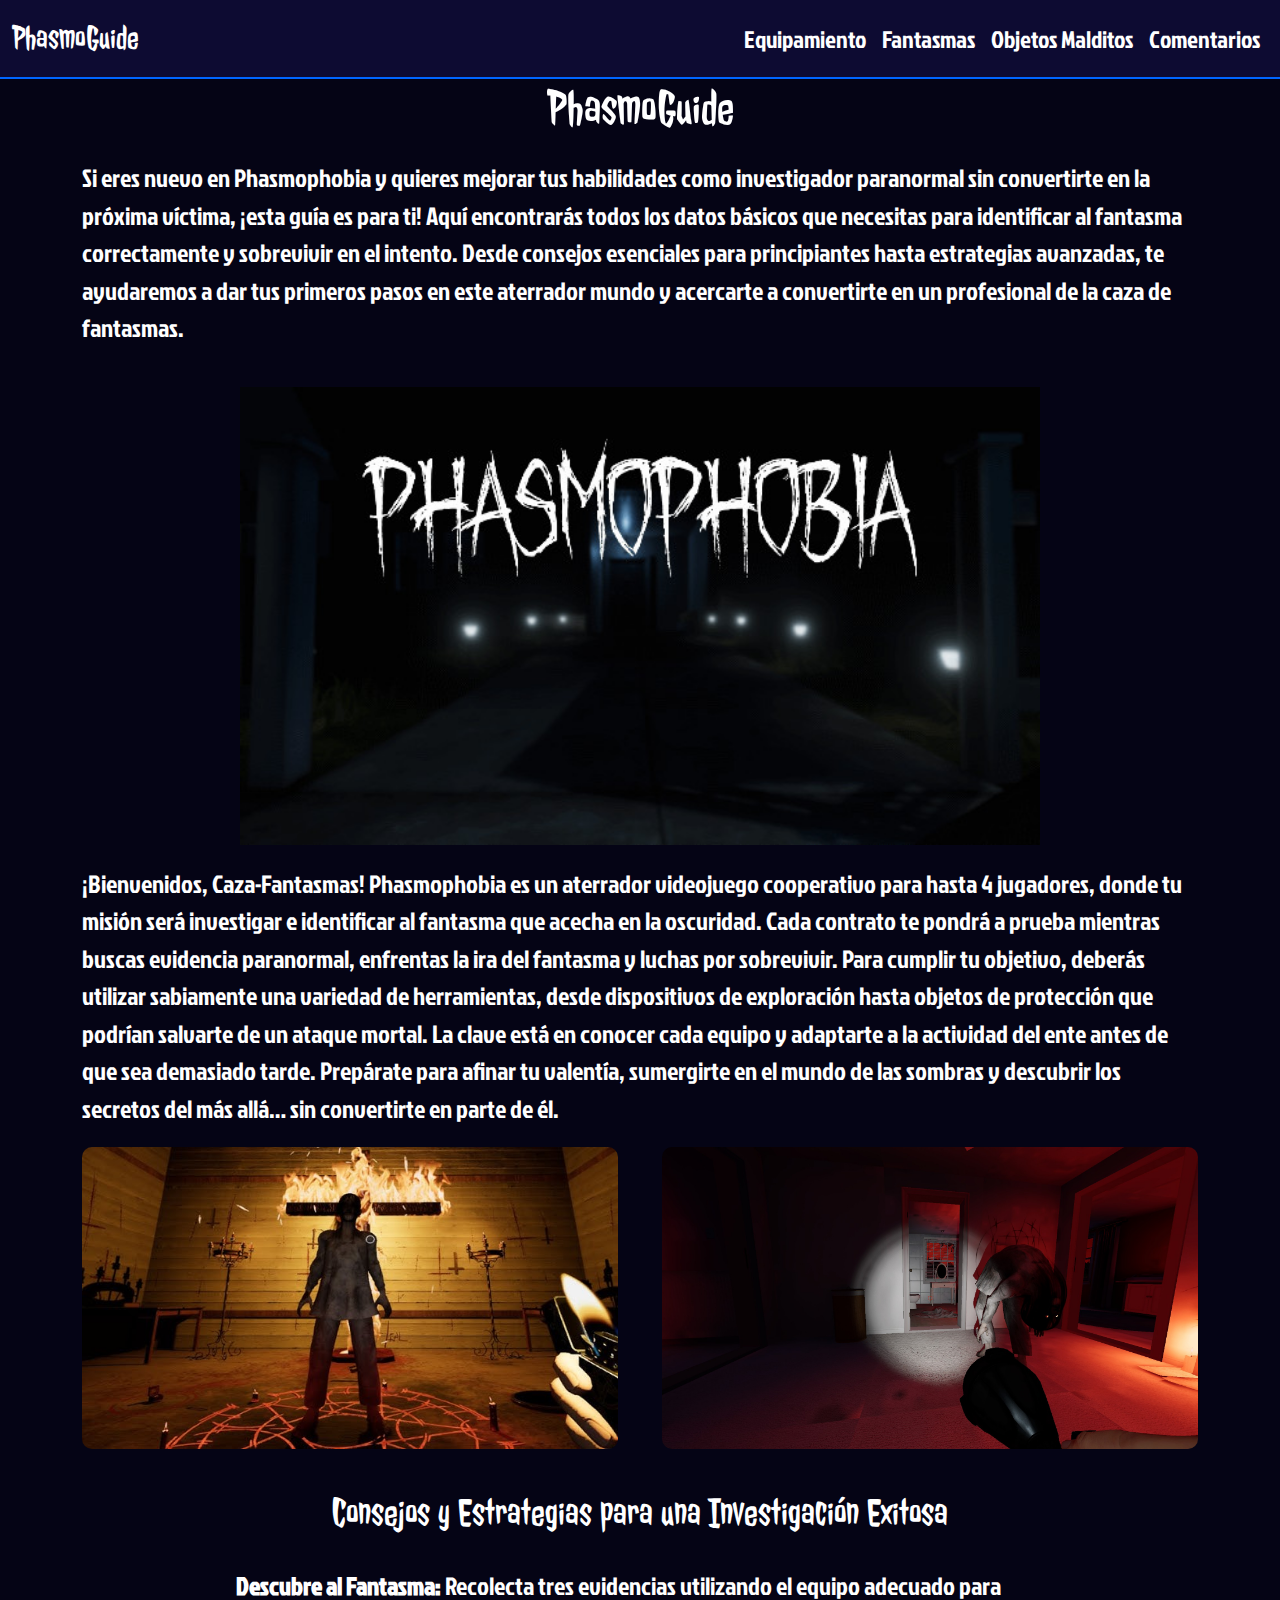
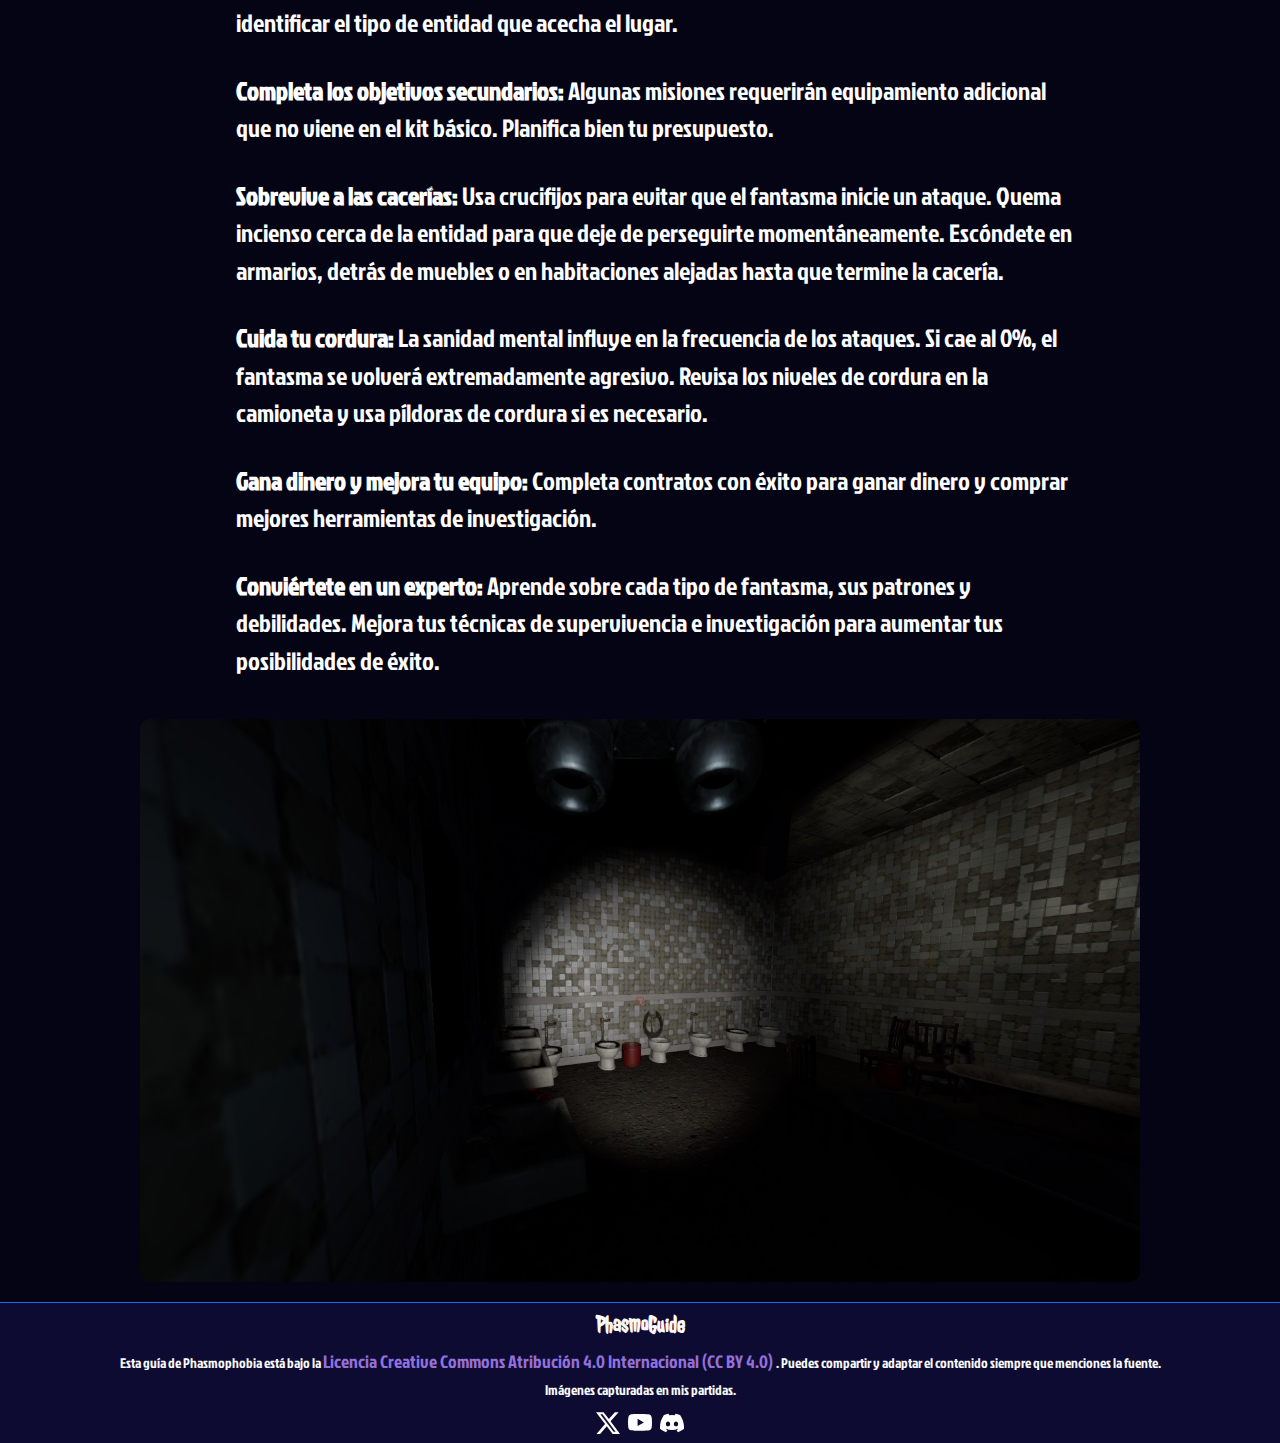
<file: index.html>
<!DOCTYPE html>
<html lang="es">
<head>
    <meta charset="UTF-8">
    <meta name="viewport" content="width=device-width, initial-scale=1.0">
    <link rel="shortcut icon" href="img/icons/iconPhasmoGuide.ico"> 
    <title>PhasmoGuide</title>
    <!--FONTS-->
    <link rel="preconnect" href="https://fonts.googleapis.com">
    <link rel="preconnect" href="https://fonts.gstatic.com" crossorigin>
    <link href="https://fonts.googleapis.com/css2?family=Jolly+Lodger&display=swap" rel="stylesheet">

    <link rel="preconnect" href="https://fonts.googleapis.com">
    <link rel="preconnect" href="https://fonts.gstatic.com" crossorigin>
    <link href="https://fonts.googleapis.com/css2?family=Jockey+One&family=Jolly+Lodger&display=swap" rel="stylesheet">
    <!--Bootstrap-->
    <link href="https://cdn.jsdelivr.net/npm/bootstrap@5.3.3/dist/css/bootstrap.min.css" rel="stylesheet" integrity="sha384-QWTKZyjpPEjISv5WaRU9OFeRpok6YctnYmDr5pNlyT2bRjXh0JMhjY6hW+ALEwIH" crossorigin="anonymous">
    <!--CSS-->
    <link rel="stylesheet" href="css/style.css">
</head>
<body>
    <header>
        <nav class="navbar navbar-expand-lg navbar-dark sticky-top">
            <div class="container-fluid">
                <a class="navbar-brand" href="#">PhasmoGuide</a>
                <button class="navbar-toggler" type="button" data-bs-toggle="collapse" data-bs-target="#navbarNav">
                    <span class="navbar-toggler-icon"></span>
                </button>
                <div class="collapse navbar-collapse justify-content-end" id="navbarNav">
                    <ul class="navbar-nav">
                        <li class="nav-item"><a class="nav-link" href="html/equipamiento.html">Equipamiento</a></li>
                        <li class="nav-item"><a class="nav-link" href="html/fantasmas.html">Fantasmas</a></li>
                        <li class="nav-item"><a class="nav-link" href="html/objetosMalditos.html">Objetos Malditos</a></li>
                        <li class="nav-item"><a class="nav-link" href="html/comentarios.html">Comentarios</a></li>
                    </ul>
                </div>
            </div>
        </nav>
    </header>
    <main class="container">
        <section class="introduccion">
            <h1>PhasmoGuide</h1>
            <p>Si eres nuevo en Phasmophobia y quieres mejorar tus habilidades como investigador paranormal sin convertirte en la próxima víctima, ¡esta guía es para ti! Aquí encontrarás todos los datos básicos que necesitas para identificar al fantasma correctamente y sobrevivir en el intento. Desde consejos esenciales para principiantes hasta estrategias avanzadas, te ayudaremos a dar tus primeros pasos en este aterrador mundo y acercarte a convertirte en un profesional de la caza de fantasmas.</p>
            <img class="imgPhasmoIntro" src="img/phasmophobia00.jpg" alt="Imagen Phasmophobia">
            <p>¡Bienvenidos, Caza-Fantasmas! 
                Phasmophobia es un aterrador videojuego cooperativo para hasta 4 jugadores, donde tu misión será investigar e identificar al fantasma que acecha en la oscuridad. Cada contrato te pondrá a prueba mientras buscas evidencia paranormal, enfrentas la ira del fantasma y luchas por sobrevivir.
                Para cumplir tu objetivo, deberás utilizar sabiamente una variedad de herramientas, desde dispositivos de exploración hasta objetos de protección que podrían salvarte de un ataque mortal. La clave está en conocer cada equipo y adaptarte a la actividad del ente antes de que sea demasiado tarde.
                Prepárate para afinar tu valentía, sumergirte en el mundo de las sombras y descubrir los secretos del más allá… sin convertirte en parte de él.</p>
                <div class="imgSecundarias">
                    <img src="img/phasmophobia01.jpg" alt="Imagen Fantasma Phasmophobia">
                    <img src="img/phasmophobia02.jpg" alt="Imagen Fantasma Phasmophobia">
                </div>
        </section>


        <section class="consejos">
            <h2>Consejos y Estrategias para una Investigación Exitosa</h2>
            <ul class="listaConsejos">
                <li><strong>Descubre al Fantasma:</strong> Recolecta tres evidencias utilizando el equipo adecuado para identificar el tipo de entidad que acecha el lugar.</li>
                <li><strong>Completa los objetivos secundarios:</strong> Algunas misiones requerirán equipamiento adicional que no viene en el kit básico. Planifica bien tu presupuesto.</li>
                <li><strong> Sobrevive a las cacerías:</strong> Usa crucifijos para evitar que el fantasma inicie un ataque. Quema incienso cerca de la entidad para que deje de perseguirte momentáneamente. Escóndete en armarios, detrás de muebles o en habitaciones alejadas hasta que termine la cacería.</li>
                <li><strong>Cuida tu cordura:</strong> La sanidad mental influye en la frecuencia de los ataques. Si cae al 0%, el fantasma se volverá extremadamente agresivo. Revisa los niveles de cordura en la camioneta y usa píldoras de cordura si es necesario.</li>
                <li><strong> Gana dinero y mejora tu equipo:</strong> Completa contratos con éxito para ganar dinero y comprar mejores herramientas de investigación.</li>
                <li><strong>Conviértete en un experto:</strong> Aprende sobre cada tipo de fantasma, sus patrones y debilidades. Mejora tus técnicas de supervivencia e investigación para aumentar tus posibilidades de éxito.</li>
            </ul>
        </section>
        <div class="imgTerciaria">
            <img src="img/phasmophobia03.jpg" alt="Imagen Partida Phasmophobia">
        </div>
        
    </main>
    <footer class="footerContenido text-center text-light py-2 border-top border-primary">
        <div class="container">
            <h3 class="fs-4 fw-bold">PhasmoGuide</h3>
            <p class=" small mb-1">
                Esta guía de Phasmophobia está bajo la 
                <a class="linkLicencia" href="https://creativecommons.org/licenses/by/4.0/" target="_blank">
                    Licencia Creative Commons Atribución 4.0 Internacional (CC BY 4.0)
                </a>. Puedes compartir y adaptar el contenido siempre que menciones la fuente.
            </p>
            <p class="small mb-2">Imágenes capturadas en mis partidas.</p>
            <div class="d-flex justify-content-center gap-2">
                <a class="socialLink" href="https://x.com" target="_blank">
                    <img src="img/icons/twitter-x.svg" alt="X" class="social-icon">
                </a>
                <a class="socialLink" href="https://www.youtube.com" target="_blank">
                    <img src="img/icons/youtube.svg" alt="YouTube" class="social-icon">
                </a>
                <a class="socialLink" href="https://discord.com" target="_blank">
                    <img src="img/icons/discord.svg" alt="Discord" class="social-icon">
                </a>
            </div>
        </div>
    </footer>
    <!--Script-->
    <script src="https://cdn.jsdelivr.net/npm/bootstrap@5.3.3/dist/js/bootstrap.bundle.min.js" integrity="sha384-YvpcrYf0tY3lHB60NNkmXc5s9fDVZLESaAA55NDzOxhy9GkcIdslK1eN7N6jIeHz" crossorigin="anonymous"></script>
</body>
</html>
</file>
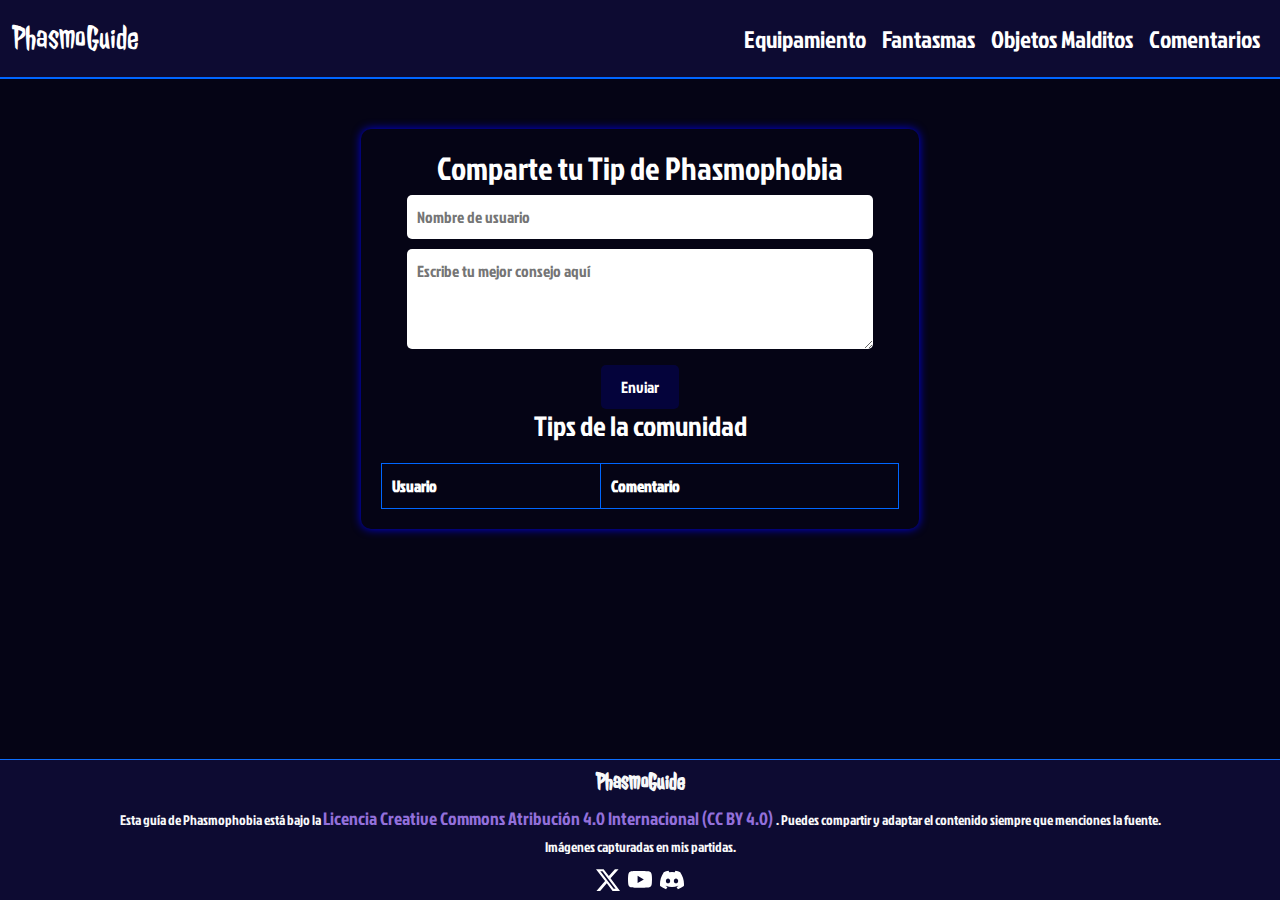
<file: html/comentarios.html>
<!DOCTYPE html>
<html lang="es">
<head>
    <meta charset="UTF-8">
    <meta name="viewport" content="width=device-width, initial-scale=1.0">
    <link rel="shortcut icon" href="../img/icons/iconPhasmoGuide.ico"> 
    <title>PhasmoGuide</title>
    <!--FONTS-->
    <link rel="preconnect" href="https://fonts.googleapis.com">
    <link rel="preconnect" href="https://fonts.gstatic.com" crossorigin>
    <link href="https://fonts.googleapis.com/css2?family=Jolly+Lodger&display=swap" rel="stylesheet">
    
    <link rel="preconnect" href="https://fonts.googleapis.com">
    <link rel="preconnect" href="https://fonts.gstatic.com" crossorigin>
    <link href="https://fonts.googleapis.com/css2?family=Jockey+One&family=Jolly+Lodger&display=swap" rel="stylesheet">
    <!--Bootstrap-->
    <link href="https://cdn.jsdelivr.net/npm/bootstrap@5.3.3/dist/css/bootstrap.min.css" rel="stylesheet" integrity="sha384-QWTKZyjpPEjISv5WaRU9OFeRpok6YctnYmDr5pNlyT2bRjXh0JMhjY6hW+ALEwIH" crossorigin="anonymous">
    <!--CSS-->
    <link rel="stylesheet" href="../css/style.css">
</head>
<body class="d-flex flex-column min-vh-100">
    <header>
        <nav class="navbar navbar-expand-lg navbar-dark sticky-top">
            <div class="container-fluid">
                <a class="navbar-brand" href="../index.html">PhasmoGuide</a>
                <button class="navbar-toggler" type="button" data-bs-toggle="collapse" data-bs-target="#navbarNav">
                    <span class="navbar-toggler-icon"></span>
                </button>
                <div class="collapse navbar-collapse justify-content-end" id="navbarNav">
                    <ul class="navbar-nav">
                        <li class="nav-item"><a class="nav-link" href="equipamiento.html">Equipamiento</a></li>
                        <li class="nav-item"><a class="nav-link" href="fantasmas.html">Fantasmas</a></li>
                        <li class="nav-item"><a class="nav-link" href="objetosMalditos.html">Objetos Malditos</a></li>
                        <li class="nav-item"><a class="nav-link" href="comentarios.html">Comentarios</a></li>
                    </ul>
                </div>
            </div>
        </nav>
    </header>
    <main class="container flex-grow-1">
        <div class="formContenido">
            <h2>Comparte tu Tip de Phasmophobia</h2>
            <form id="tipsForm">
                <input type="text" id="usernameInput" placeholder="Nombre de usuario" required>
                <textarea id="tipInput" placeholder="Escribe tu mejor consejo aquí" required></textarea>
                <button type="submit">Enviar</button>
            </form>
            <h3>Tips de la comunidad</h3>
            <table id="tipsTable">
                <thread>
                    <tr>
                        <th>Usuario</th>
                        <th>Comentario</th>
                    </tr>
                </thread>
                <tbody>
                </tbody>
            </table>
        </div>
    </main>

    <footer class="footerContenido text-center text-light py-2 border-top border-primary">
        <div class="container">
            <h3 class="fs-4 fw-bold">PhasmoGuide</h3>
            <p class=" small mb-1">
                Esta guía de Phasmophobia está bajo la 
                <a class="linkLicencia" href="https://creativecommons.org/licenses/by/4.0/" target="_blank">
                    Licencia Creative Commons Atribución 4.0 Internacional (CC BY 4.0)
                </a>. Puedes compartir y adaptar el contenido siempre que menciones la fuente.
            </p>
            <p class="small mb-2">Imágenes capturadas en mis partidas.</p>
            <div class="d-flex justify-content-center gap-2">
                <a class="socialLink" href="https://x.com" target="_blank">
                    <img src="../img/icons/twitter-x.svg" alt="X" class="social-icon">
                </a>
                <a class="socialLink" href="https://www.youtube.com" target="_blank">
                    <img src="../img/icons/youtube.svg" alt="YouTube" class="social-icon">
                </a>
                <a class="socialLink" href="https://discord.com" target="_blank">
                    <img src="../img/icons/discord.svg" alt="Discord" class="social-icon">
                </a>
            </div>
        </div>
    </footer>
    <!--Script-->
    <script src="https://cdn.jsdelivr.net/npm/bootstrap@5.3.3/dist/js/bootstrap.bundle.min.js" integrity="sha384-YvpcrYf0tY3lHB60NNkmXc5s9fDVZLESaAA55NDzOxhy9GkcIdslK1eN7N6jIeHz" crossorigin="anonymous"></script>
    <script src="../js/script.js"></script>
</body>
</html>
</file>
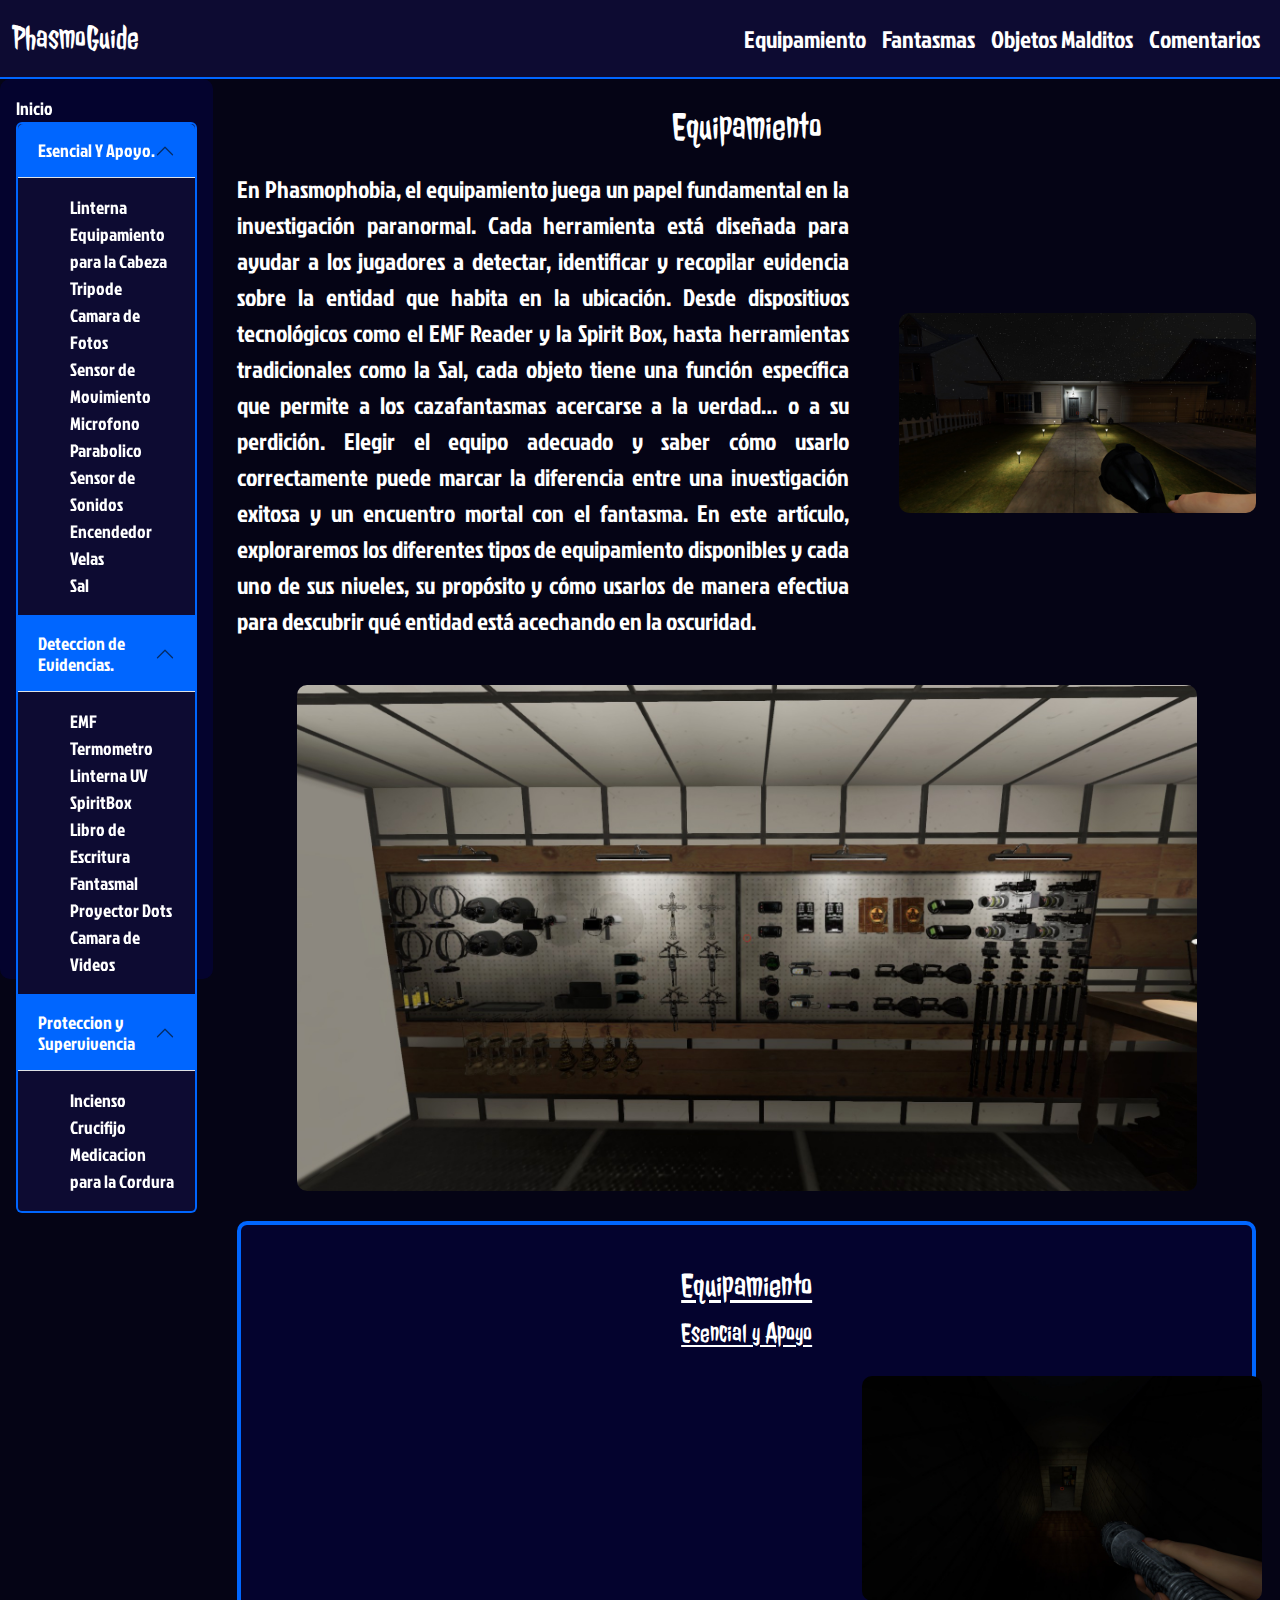
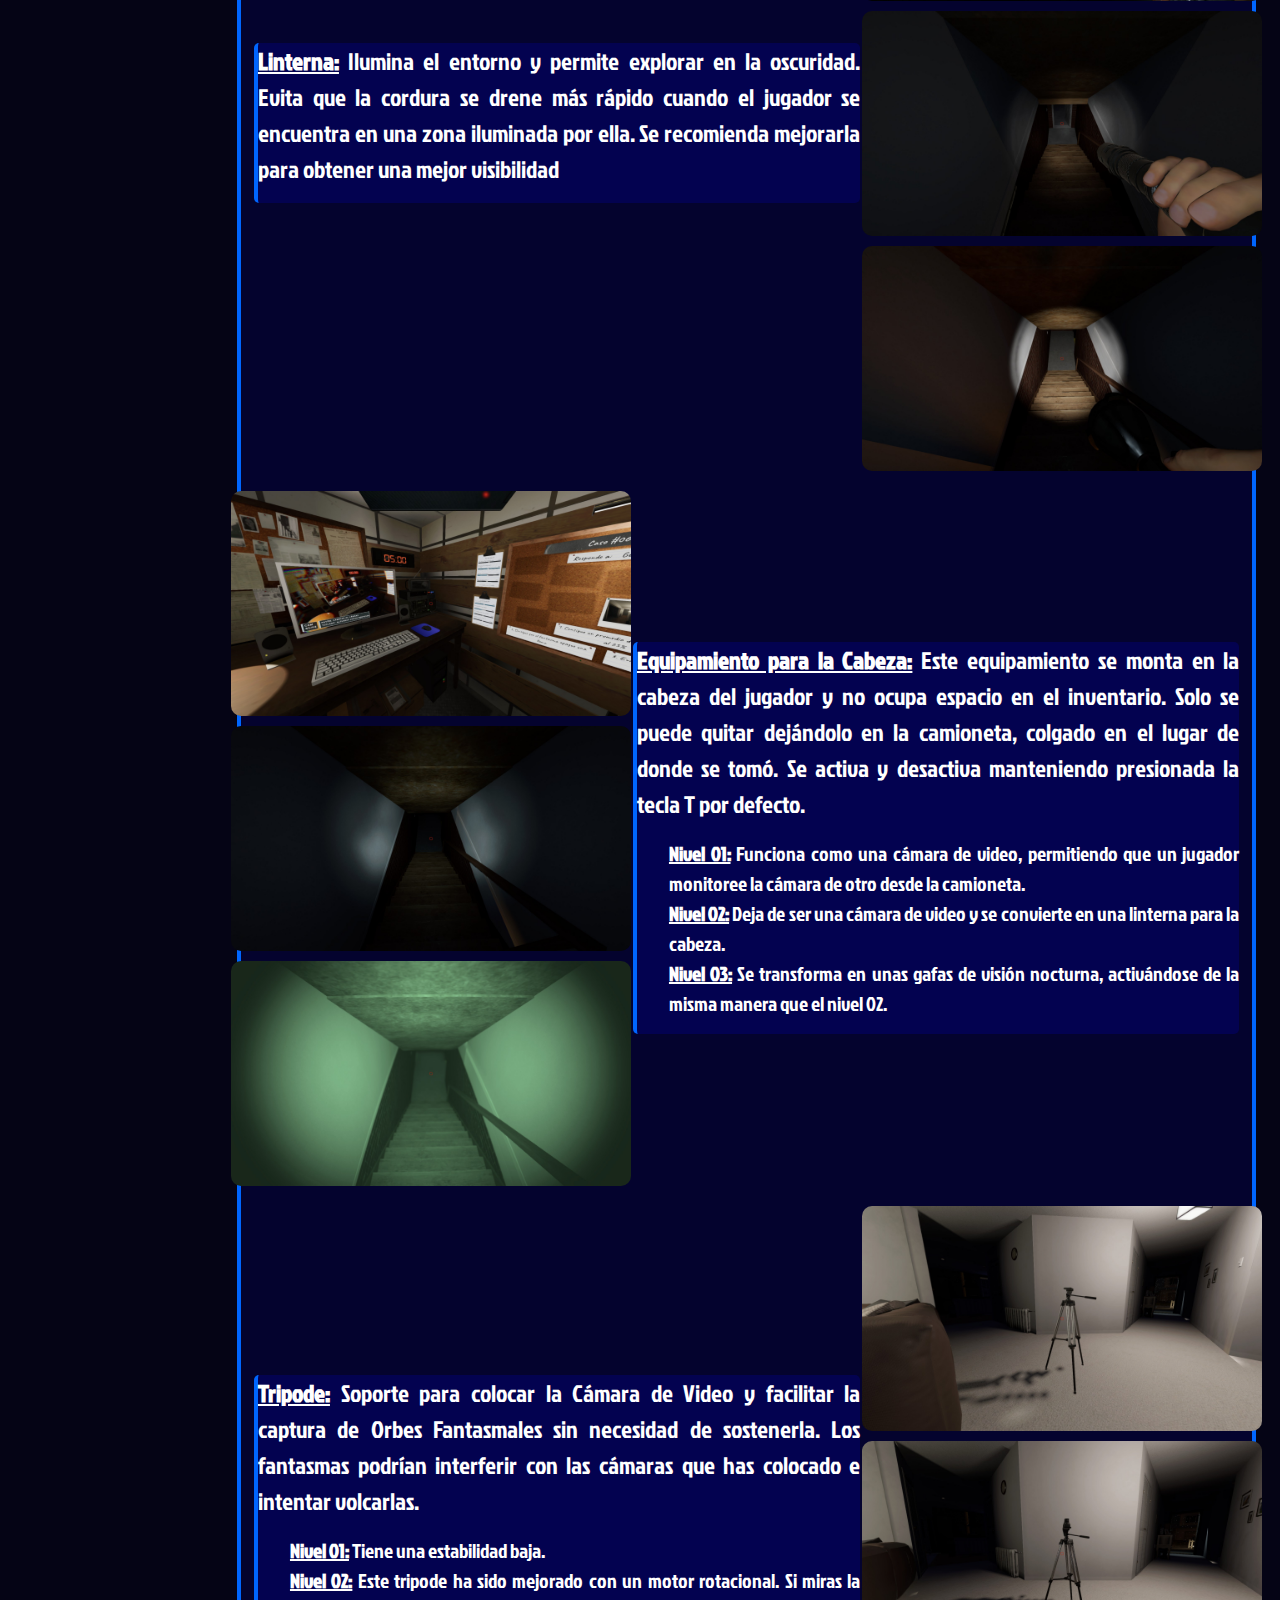
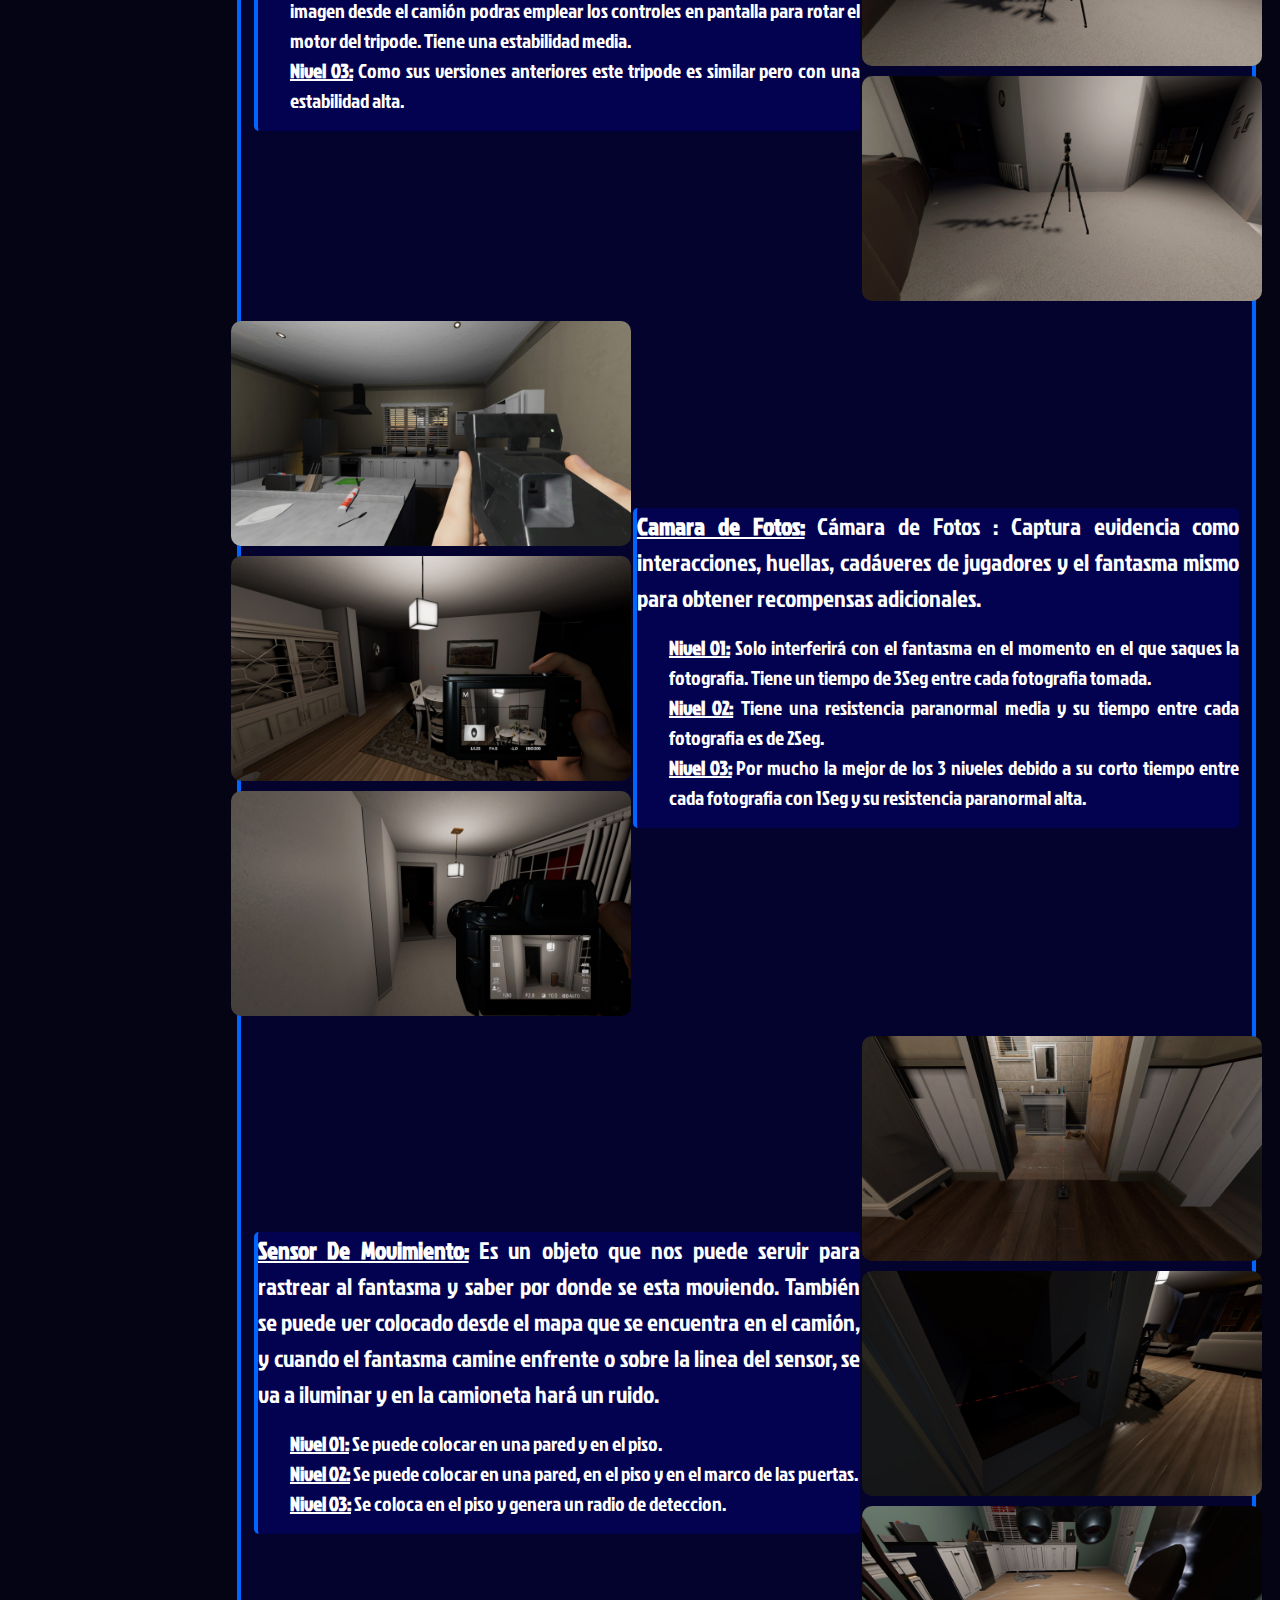
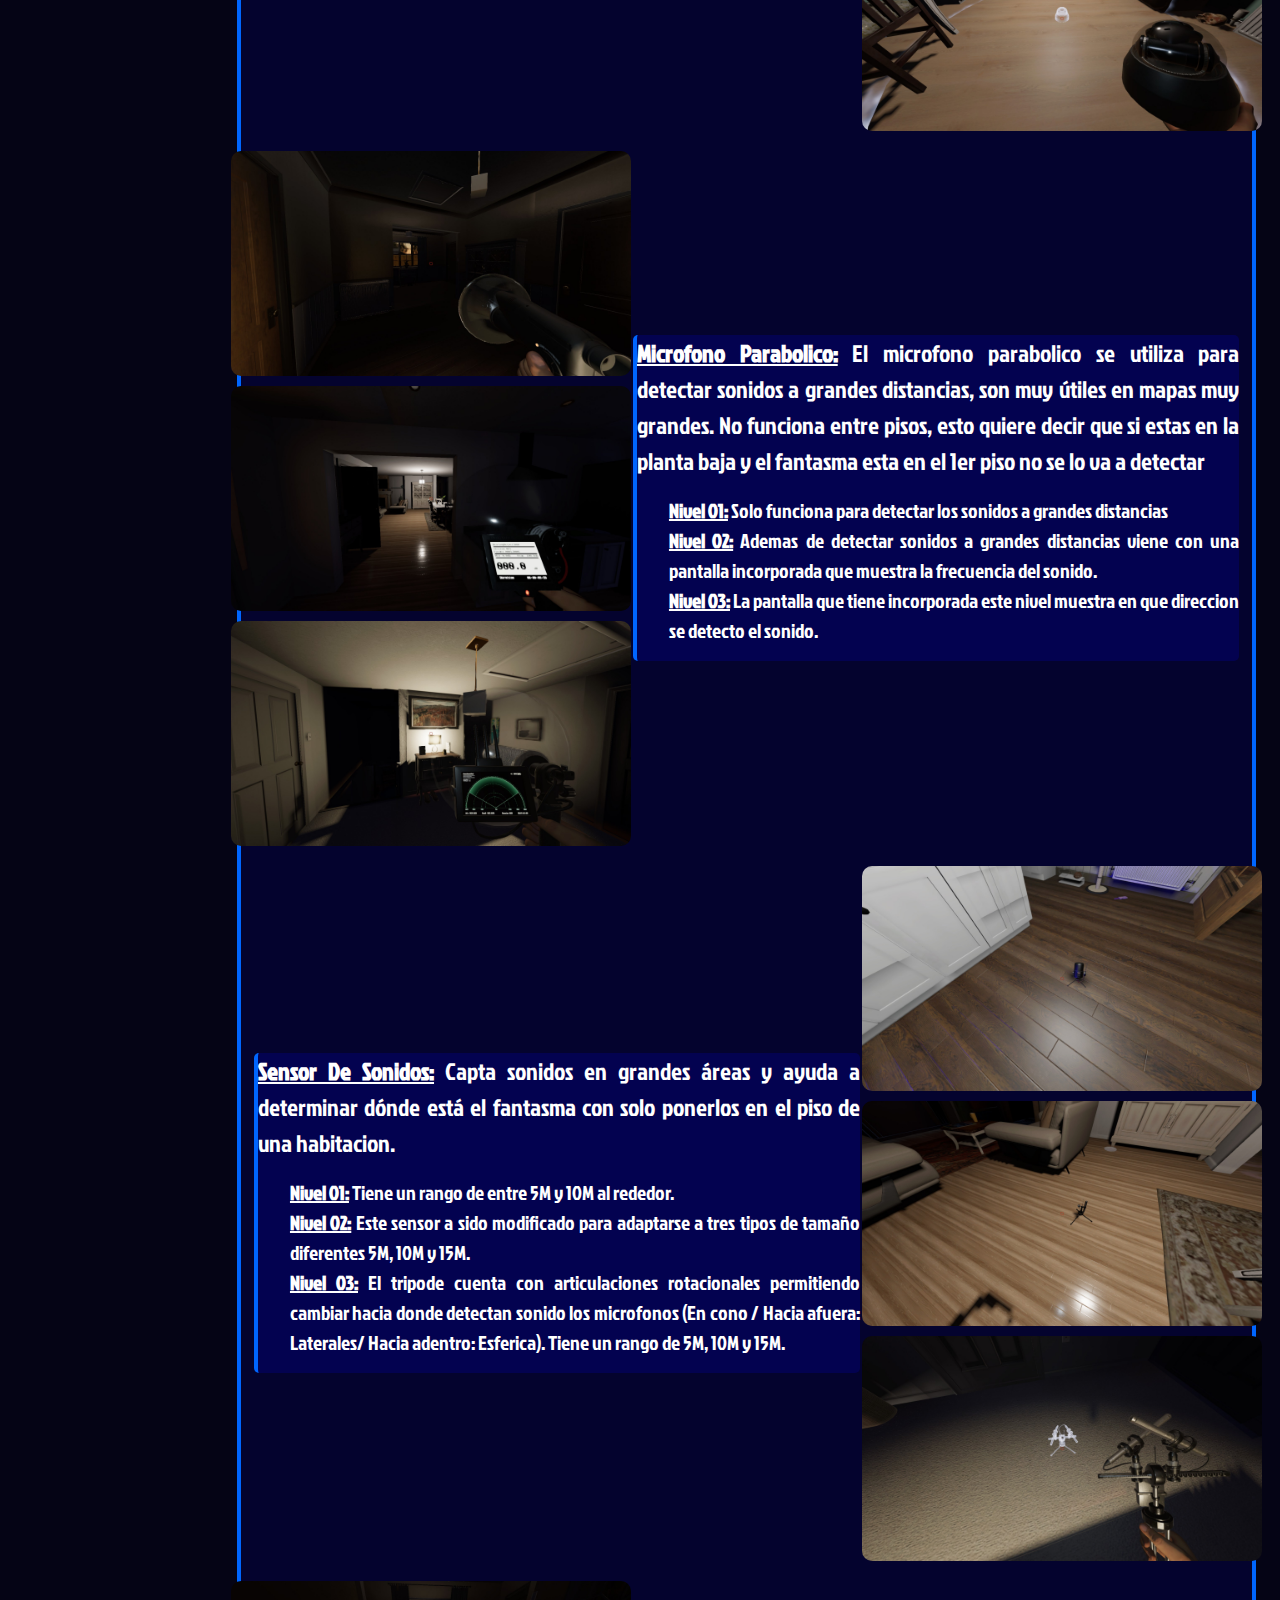
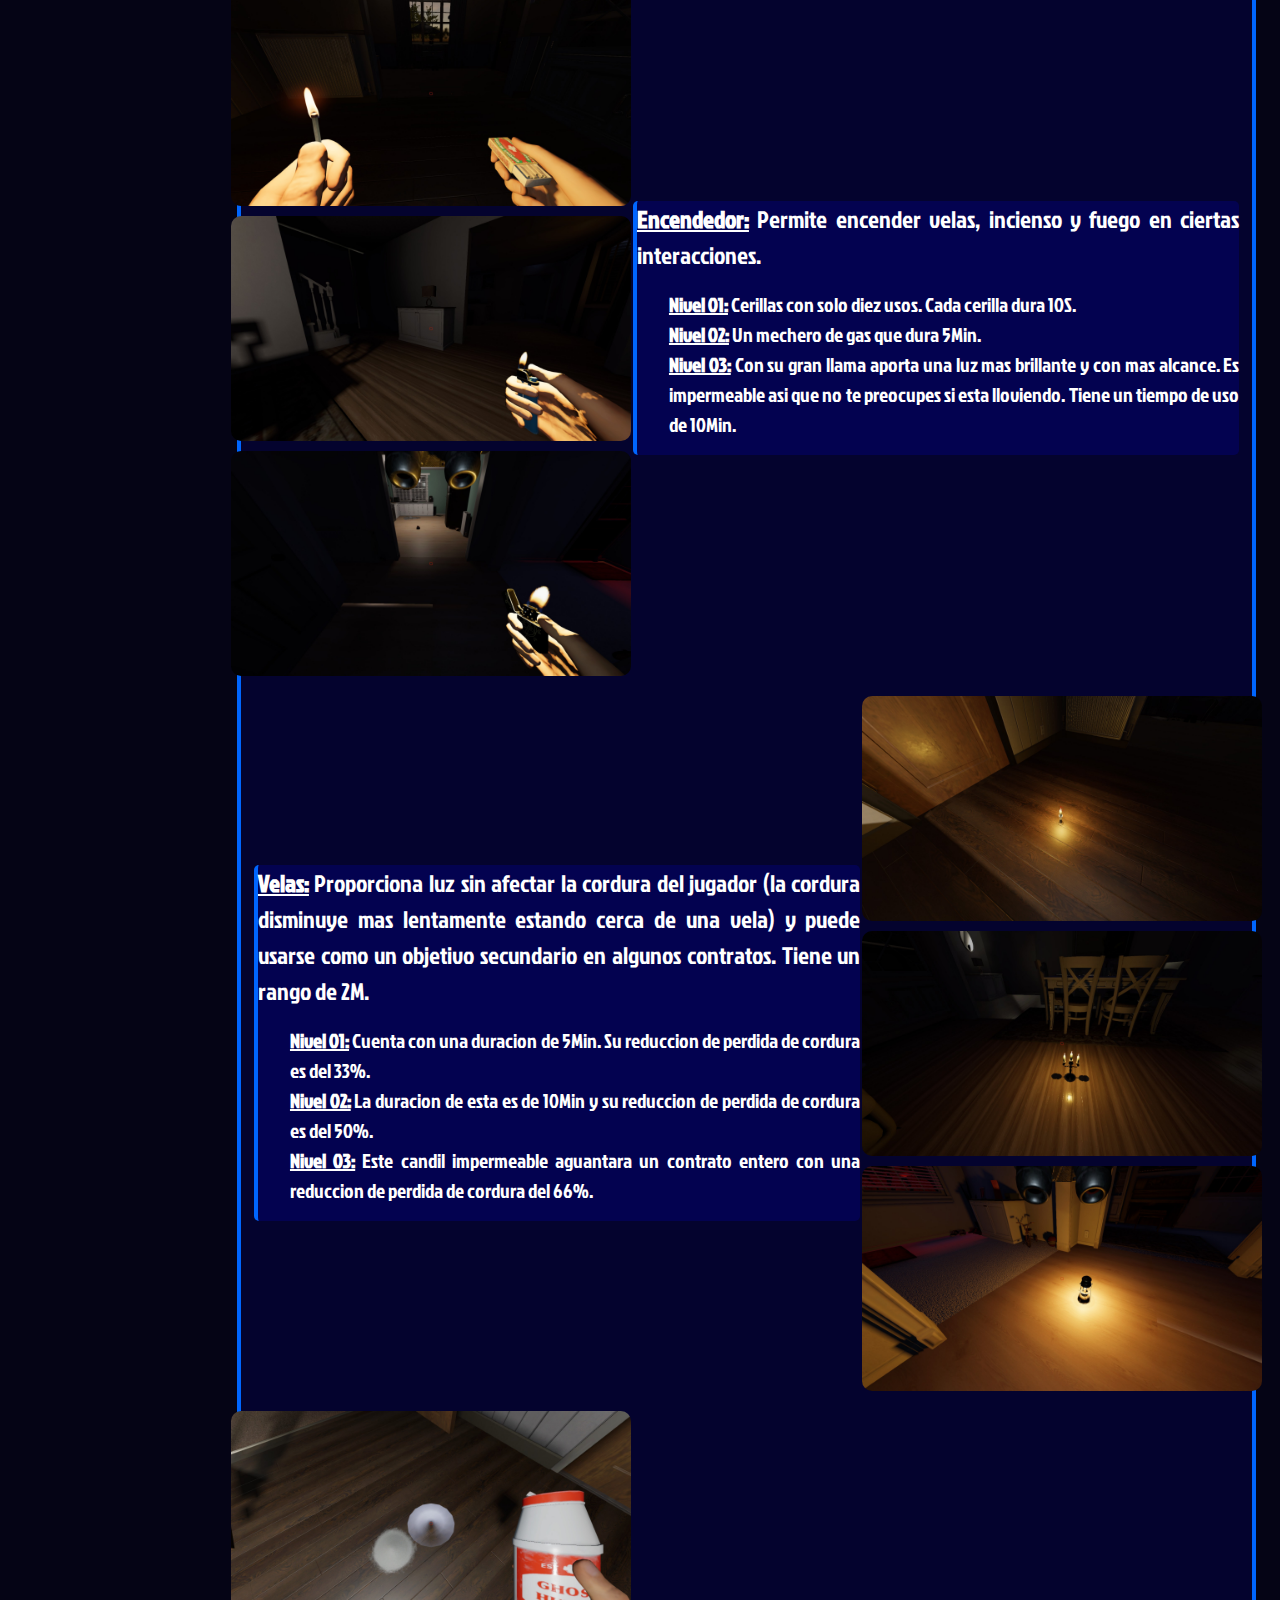
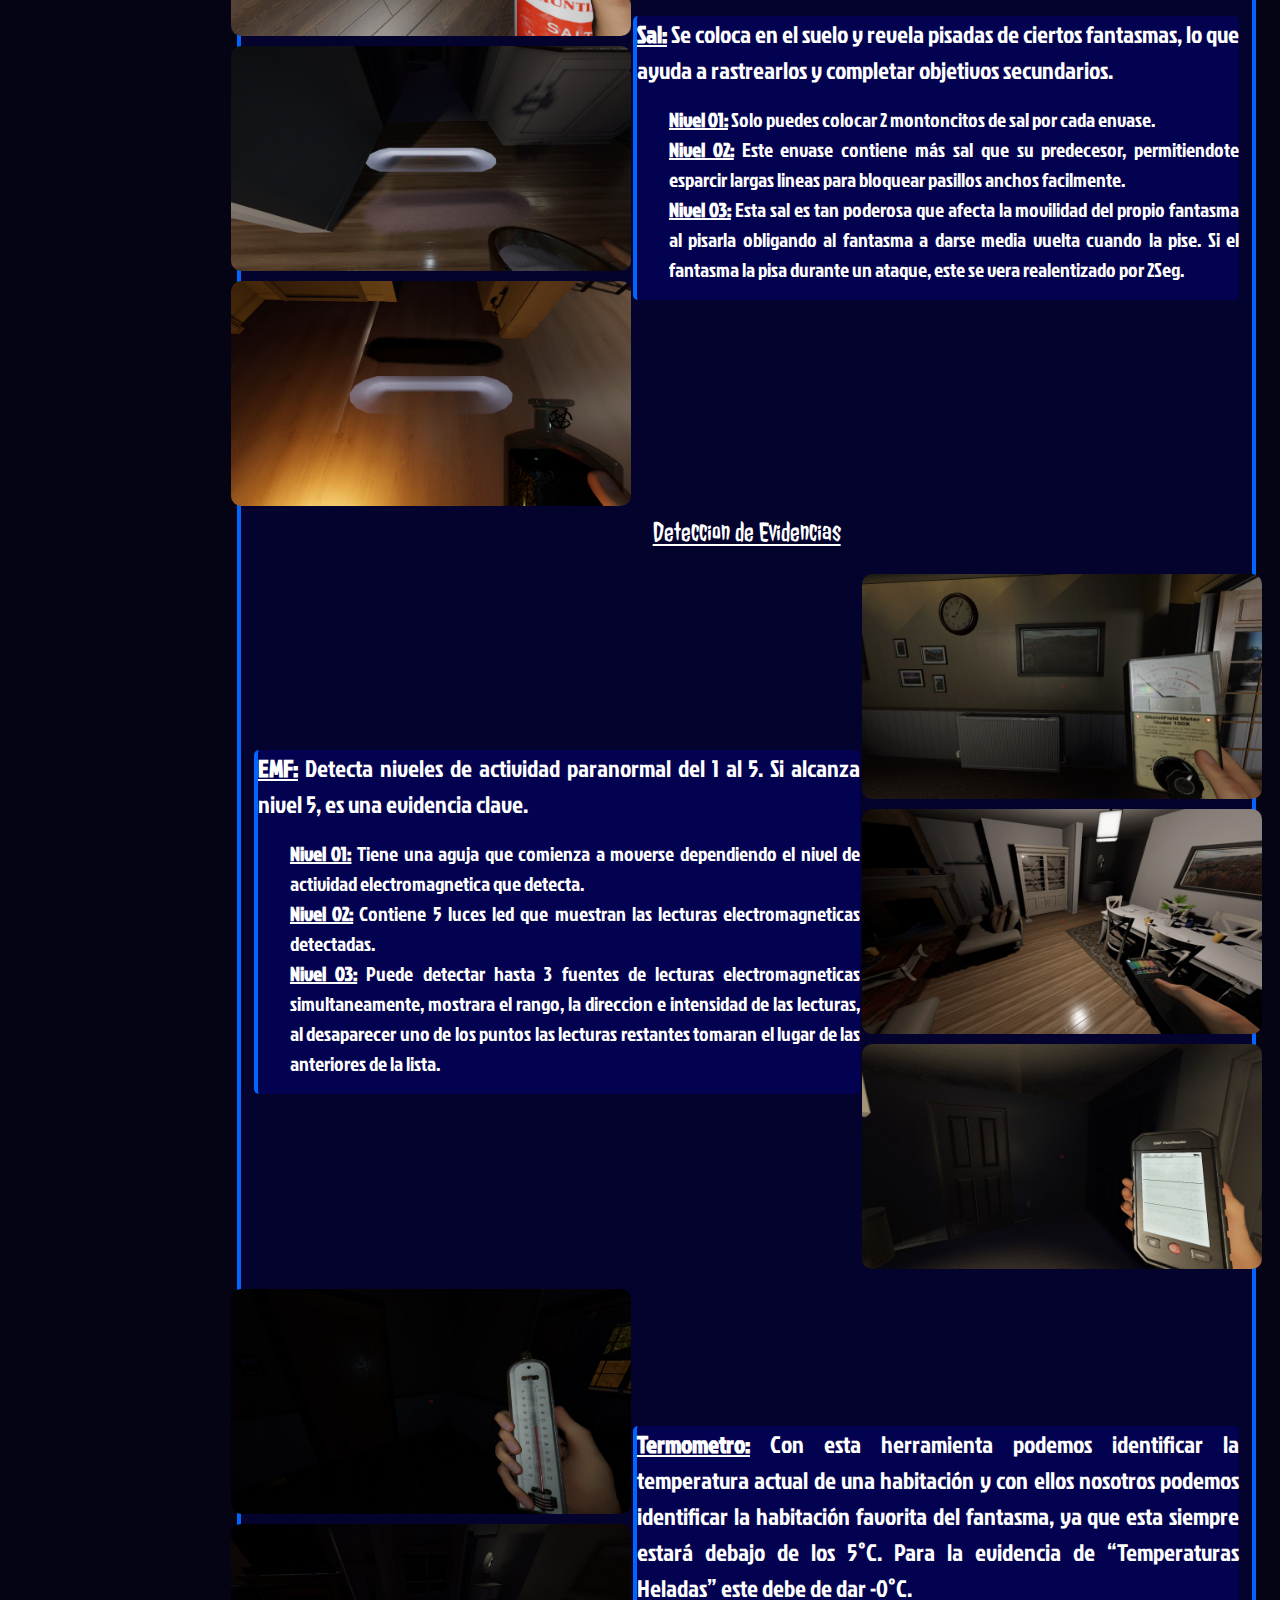
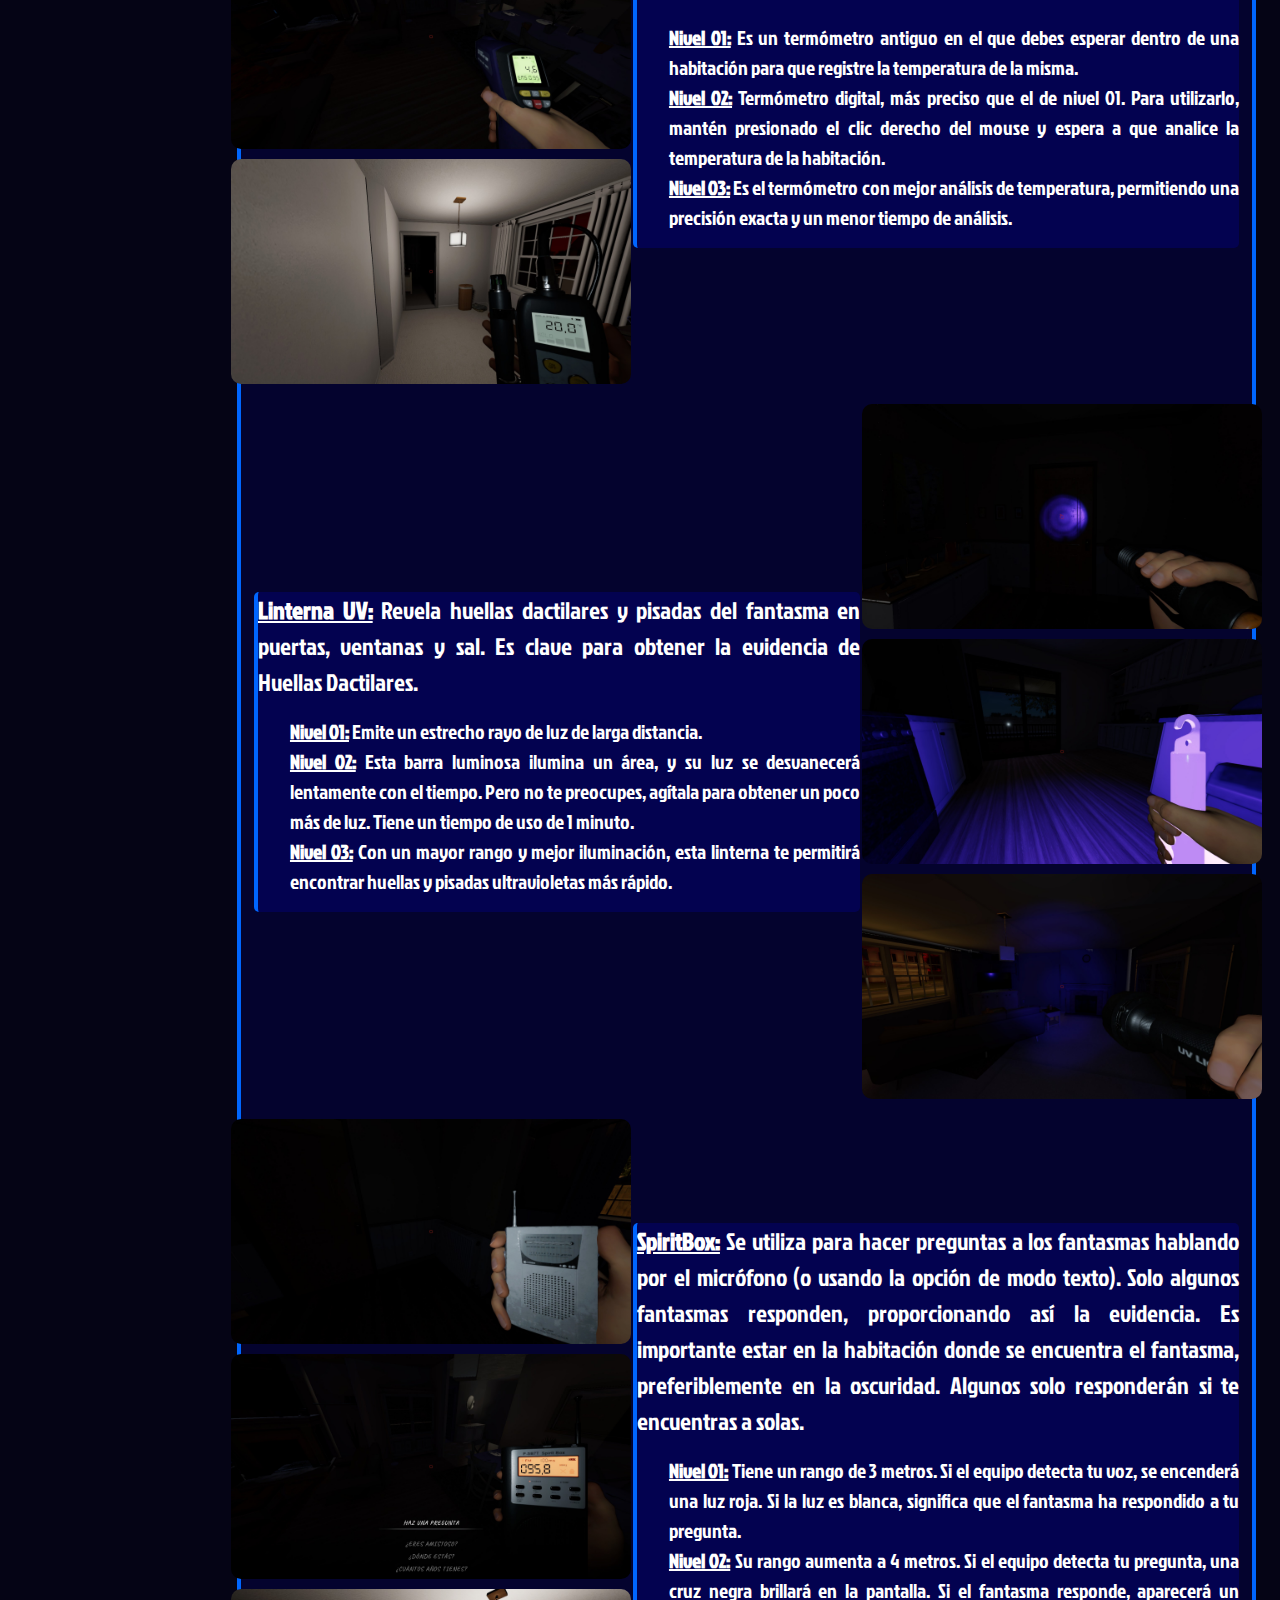
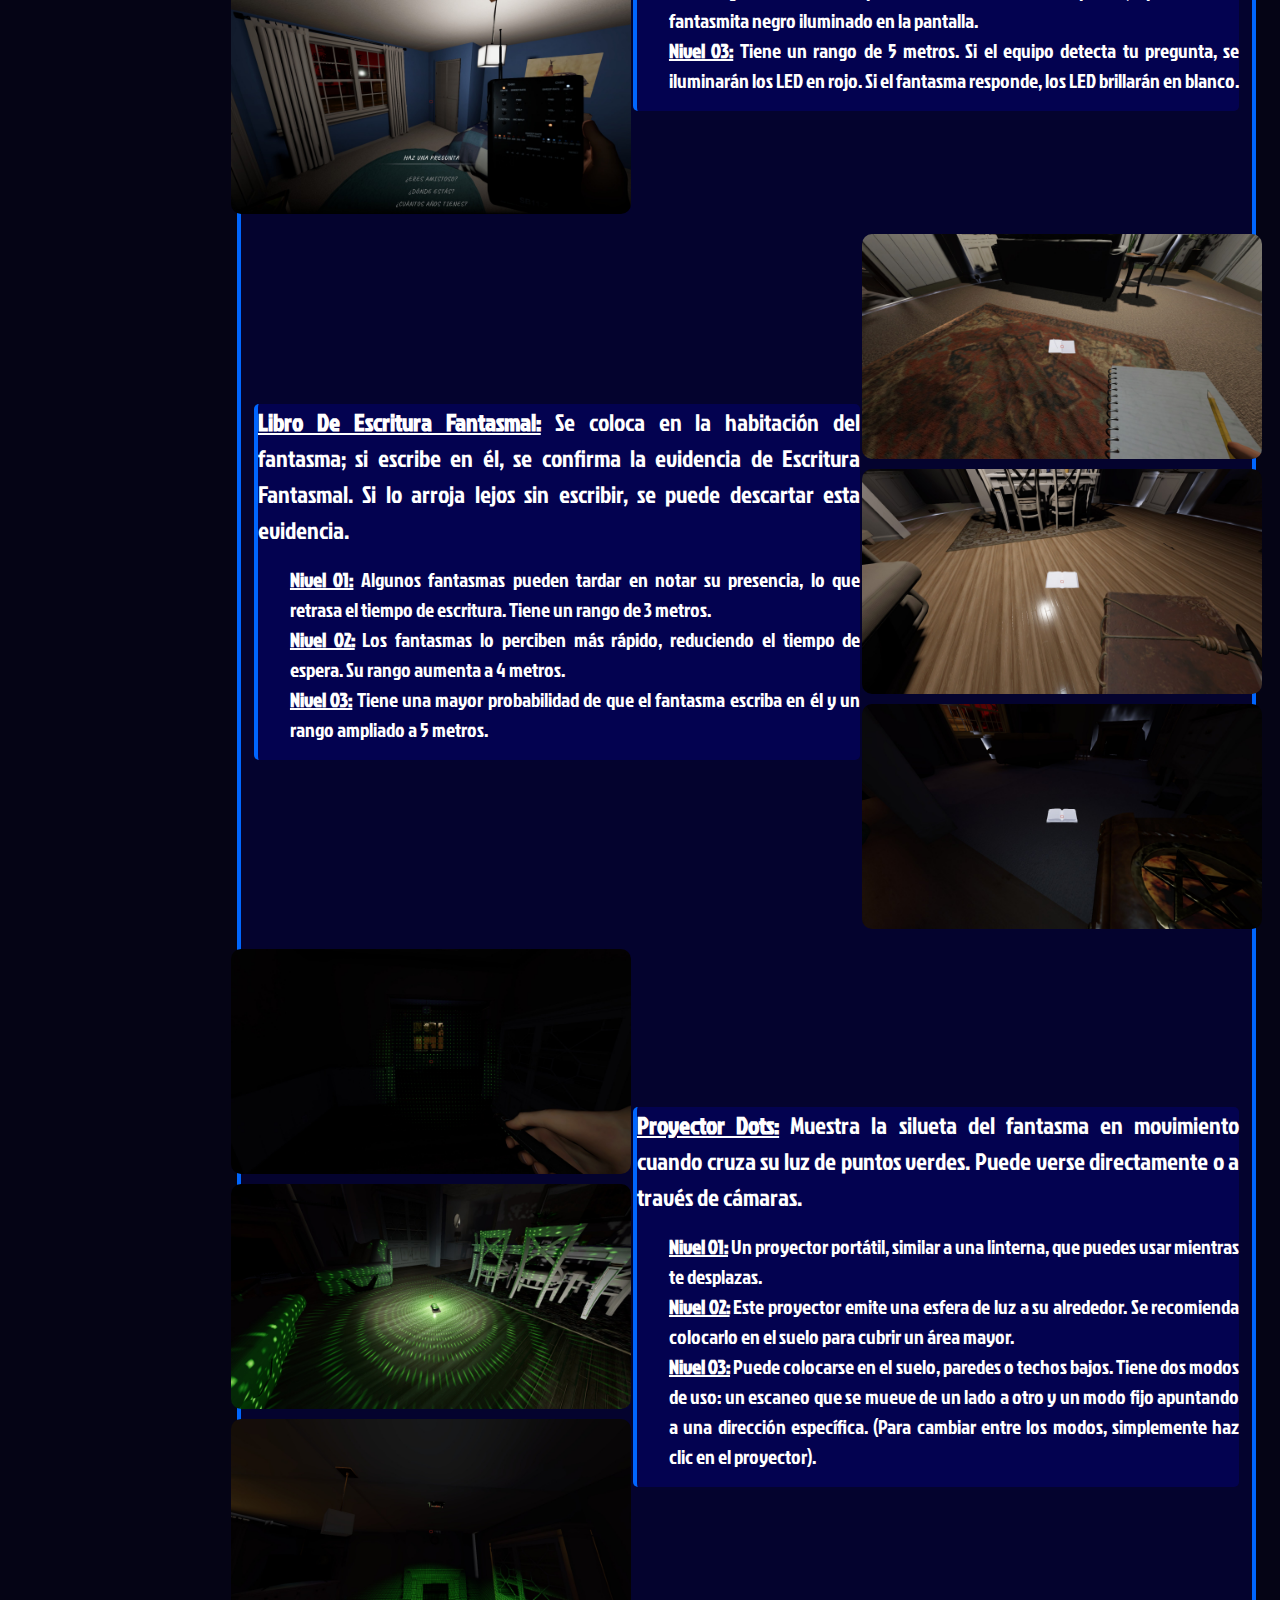
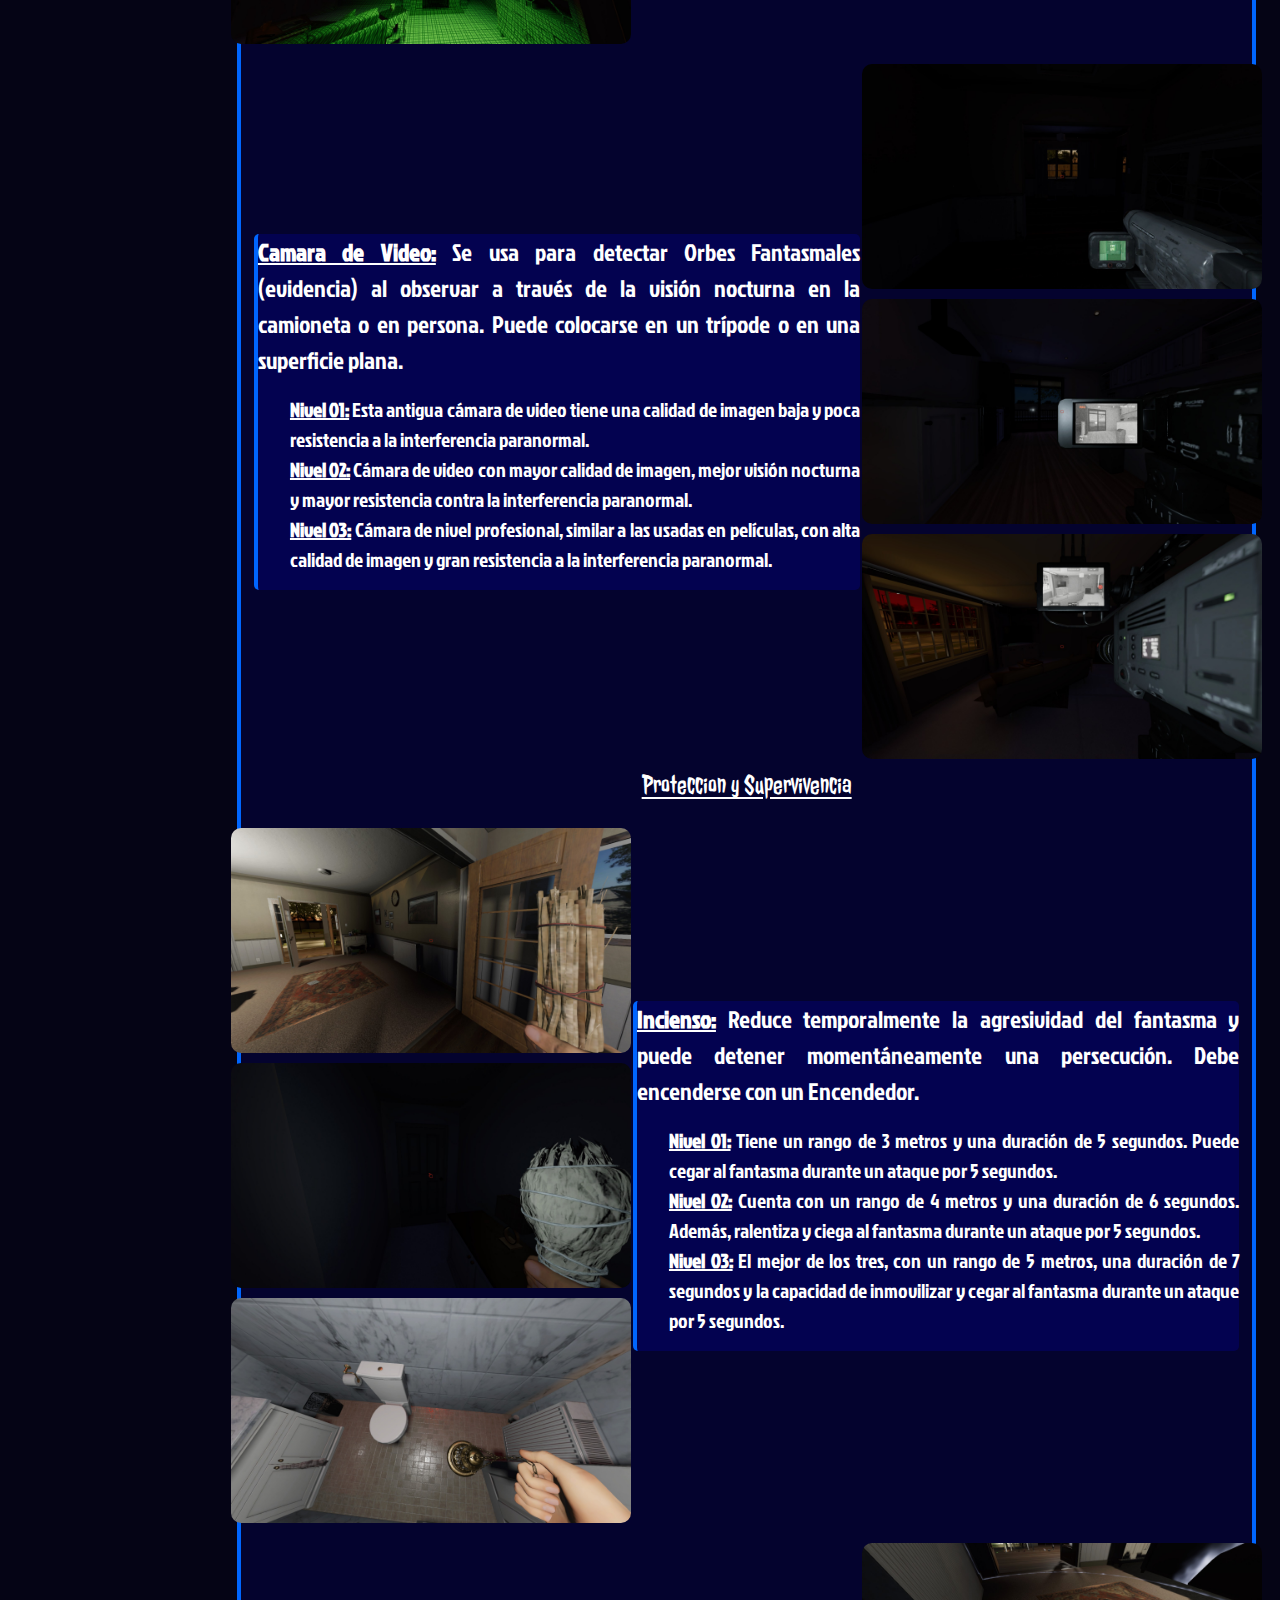
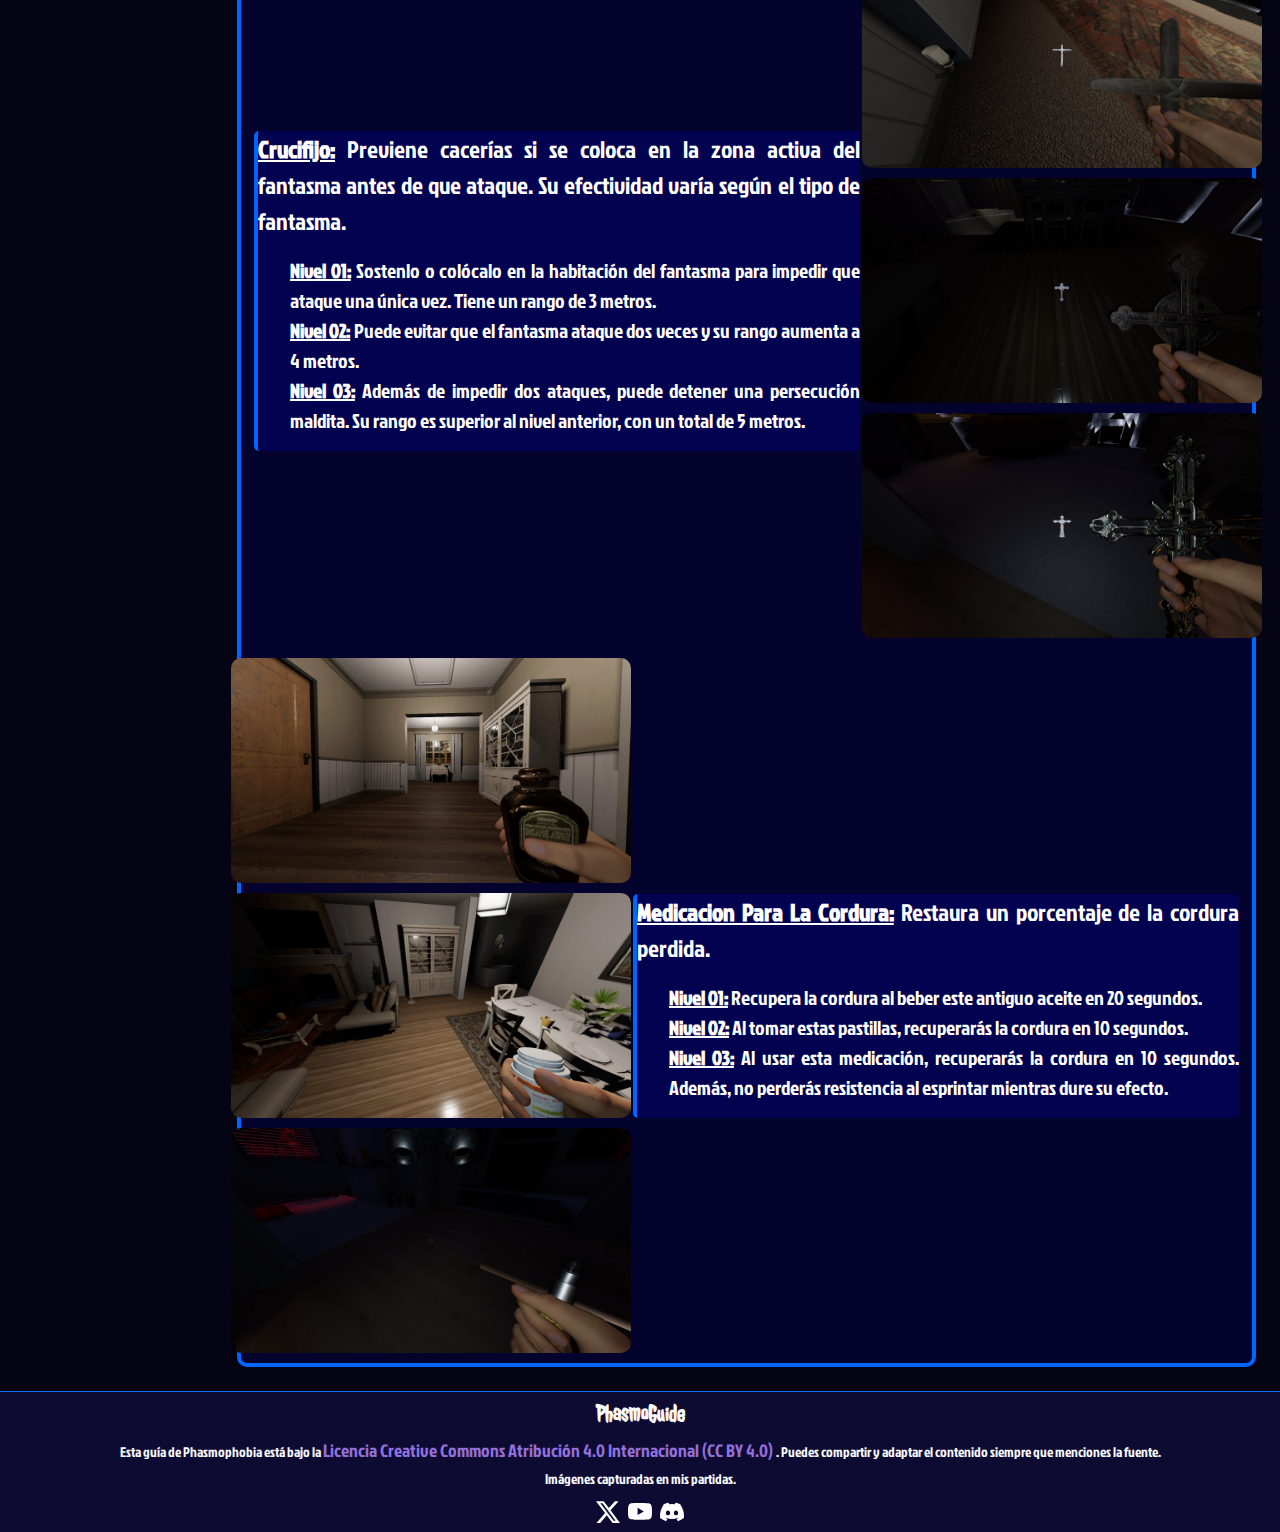
<file: html/equipamiento.html>
<!DOCTYPE html>
<html lang="es">
<head>
    <meta charset="UTF-8">
    <meta name="viewport" content="width=device-width, initial-scale=1.0">
    <link rel="shortcut icon" href="../img/icons/iconPhasmoGuide.ico"> 
    <title>PhasmoGuide</title>
    <!--FONTS-->
    <link rel="preconnect" href="https://fonts.googleapis.com">
    <link rel="preconnect" href="https://fonts.gstatic.com" crossorigin>
    <link href="https://fonts.googleapis.com/css2?family=Jolly+Lodger&display=swap" rel="stylesheet">

    <link rel="preconnect" href="https://fonts.googleapis.com">
    <link rel="preconnect" href="https://fonts.gstatic.com" crossorigin>
    <link href="https://fonts.googleapis.com/css2?family=Jockey+One&family=Jolly+Lodger&display=swap" rel="stylesheet">
        <!--Bootstrap-->
        <link href="https://cdn.jsdelivr.net/npm/bootstrap@5.3.3/dist/css/bootstrap.min.css" rel="stylesheet" integrity="sha384-QWTKZyjpPEjISv5WaRU9OFeRpok6YctnYmDr5pNlyT2bRjXh0JMhjY6hW+ALEwIH" crossorigin="anonymous">
    <!--CSS-->
    <link rel="stylesheet" href="../css/style.css">
</head>
<body>
    <header>
        <nav class="navbar navbar-expand-lg navbar-dark sticky-top">
            <div class="container-fluid">
                <a class="navbar-brand" href="../index.html">PhasmoGuide</a>
                <button class="navbar-toggler" type="button" data-bs-toggle="collapse" data-bs-target="#navbarNav">
                    <span class="navbar-toggler-icon"></span>
                </button>
                <div class="collapse navbar-collapse justify-content-end" id="navbarNav">
                    <ul class="navbar-nav">
                        <li class="nav-item"><a class="nav-link" href="equipamiento.html">Equipamiento</a></li>
                        <li class="nav-item"><a class="nav-link" href="fantasmas.html">Fantasmas</a></li>
                        <li class="nav-item"><a class="nav-link" href="objetosMalditos.html">Objetos Malditos</a></li>
                        <li class="nav-item"><a class="nav-link" href="comentarios.html">Comentarios</a></li>
                    </ul>
                </div>
            </div>
        </nav>
    </header>
    <main class="container-fluid mobileLandscape">
        <div class="row">                
            <nav class="col-md-3 col-lg-2 d-md-block sidebar vh-100 p-3 sticky-top stickySidebar" id="navEquipamiento">
                <ul class="nav flex-column">
                    <li><a href="#equipamientoNav" class="">Inicio</a></li>         

                    <div class="accordion" id="navbarAccordion">
                        <div class="accordion-item accordionSideNavbarItem">
                            <h2 class="accordion-header">
                                <button class="accordion-button accordionSideNavbarButton" type="button" data-bs-toggle="collapse" data-bs-target="#collapseEsencialApoyo" aria-expanded="false" aria-controls="collapseEsencialApoyo">
                                    Esencial Y Apoyo.
                                </button>
                            </h2>
                            <div id="collapseEsencialApoyo" class="accordion-collapse collapse show" data-bs-parent="#navbarAccordion">
                                <div class="accordion-body accordionSideNavbarBody">
                                    <ul>
                                        <li><a href="#linterna" class="linkSideBar">Linterna</a></li>
                                        <li><a href="#equipParaLaCabeza" class="linkSideBar">Equipamiento para la Cabeza</a></li>
                                        <li><a href="#tripode" class="linkSideBar">Tripode</a></li>
                                        <li><a href="#camaraDeFotos" class="linkSideBar">Camara de Fotos</a></li>
                                        <li><a href="#sensorDeMovimiento" class="linkSideBar">Sensor de Movimiento</a></li>
                                        <li><a href="#microfonoParabolico" class="linkSideBar">Microfono Parabolico</a></li>
                                        <li><a href="#sensorDeSonidos" class="linkSideBar">Sensor de Sonidos</a></li>
                                        <li><a href="#encendedor" class="linkSideBar">Encendedor</a></li>
                                        <li><a href="#velas" class="linkSideBar">Velas</a></li>
                                        <li><a href="#sal" class="linkSideBar">Sal</a></li>
                                    </ul>
                                </div>
                            </div>
                        </div>
                        <div class="accordion-item accordionSideNavbarItem">
                            <h2 class="accordion-header">
                                <button class="accordion-button accordionSideNavbarButton" type="button" data-bs-toggle="collapse" data-bs-target="#collapseDeteccionEvidencias" aria-expanded="false" aria-controls="collapseDeteccionEvidencias">
                                    Deteccion de Evidencias.
                                </button>
                            </h2>
                            <div id="collapseDeteccionEvidencias" class="accordion-collapse collapse show" data-bs-parent="#navbarAccordion">
                                <div class="accordion-body accordionSideNavbarBody">
                                    <ul>
                                        <li><a href="#emf" class="">EMF</a></li>
                                        <li><a href="#termometro" class="">Termometro</a></li>
                                        <li><a href="#linternaUv" class="">Linterna UV</a></li>
                                        <li><a href="#spiritBox" class="">SpiritBox</a></li>
                                        <li><a href="#libroEscrituraFantasmal" class="">Libro de Escritura Fantasmal</a></li>
                                        <li><a href="#proyectorDots" class="">Proyector Dots</a></li>
                                        <li><a href="#camaraDeVideos" class="">Camara de Videos</a></li>
                                    </ul>
                                </div>
                            </div>
                        </div>
                        <div class="accordion-item accordionSideNavbarItem">
                            <h2 class="accordion-header">
                                <button class="accordion-button accordionSideNavbarButton" type="button" data-bs-toggle="collapse" data-bs-target="#collapseProteccionSupervivencia" aria-expanded="false" aria-controls="collapseProteccionSupervivencia">
                                    Proteccion y Supervivencia
                                </button>
                            </h2>
                            <div id="collapseProteccionSupervivencia" class="accordion-collapse collapse show" data-bs-parent="#navbarAccordion">
                                <div class="accordion-body accordionSideNavbarBody">
                                    <ul>
                                        <li><a href="#incienso" class="">Incienso</a></li>
                                        <li><a href="#crucifijo" class="">Crucifijo</a></li>
                                        <li><a href="#medicacionCordura" class="">Medicacion para la Cordura</a></li>
                                    </ul>
                                </div>
                            </div>
                        </div>
                    </div>
                </ul>
            </nav>
            <!--CONTENIDO-->
            <section class="col-md-9 col-lg-10 p-4">
                <section class="equipamiento" id="equipamientoNav">
                    <h1>Equipamiento</h1>
                    <div class="equipamientoIntro">
                        <p>En Phasmophobia, el equipamiento juega un papel fundamental en la investigación paranormal. Cada herramienta está diseñada para ayudar a los jugadores a detectar, identificar y recopilar evidencia sobre la entidad que habita en la ubicación. Desde dispositivos tecnológicos como el EMF Reader y la Spirit Box, hasta herramientas tradicionales como la Sal, cada objeto tiene una función específica que permite a los cazafantasmas acercarse a la verdad… o a su perdición.
                        Elegir el equipo adecuado y saber cómo usarlo correctamente puede marcar la diferencia entre una investigación exitosa y un encuentro mortal con el fantasma. En este artículo, exploraremos los diferentes tipos de equipamiento disponibles y cada uno de sus niveles, su propósito y cómo usarlos de manera efectiva para descubrir qué entidad está acechando en la oscuridad.</p>
        
                        <img src="../img/phasmophobia04.jpg" alt="Imagen de Phasmophobia">
                    </div>
                    <img class="imagPhasmoEquipamiento" src="../img/equipamiento01.jpg" alt="Equipamiento Phasmophobia Imagen">
                </section>
        
                <section class="equipamientoDetallado">
                    <h2>Equipamiento</h2>
                    <!--ESENCIAL Y APOYO-->
                    <h3 id="esencialApoyo">Esencial y Apoyo</h3>
                    <!--LINTERNA-->
                    <div class="equipamientoDescripcion" id="linterna">
                        <div class="equipamientoCaracterizacion"><p><strong>Linterna:</strong> Ilumina el entorno y permite explorar en la oscuridad. Evita que la cordura se drene más rápido cuando el jugador se encuentra en una zona iluminada por ella. Se recomienda mejorarla para obtener una mejor visibilidad</p>
                        </div>
                        <div class="imgEquipDescripcion">
                            <img src="../img/equipamiento/linterna/nivel01.jpg" alt="Imagen linterna nivel 01">
                            <img src="../img/equipamiento/linterna/nivel02.jpg" alt="Imagen linterna nivel 02">
                            <img src="../img/equipamiento/linterna/nivel03.jpg" alt="Imagen linterna nivel 03">
                        </div>
                    </div>
                    <div class="esencialApoyo">
        
                        <!--EQUIPAMIENTO PARA LA CABEZA-->
                        <div class="equipamientoDescripcion" id="equipParaLaCabeza">
                            <div class="imgEquipDescripcion">
                                <img src="../img/equipamiento/equipamientoCabeza/nivel01.jpg" alt="Imagen Equipamiento para la Cabeza Nivel 01">
                                <img src="../img/equipamiento/equipamientoCabeza/nivel02.jpg" alt="Imagen Equipamiento para la Cabeza Nivel 02">
                                <img src="../img/equipamiento/equipamientoCabeza/nivel03.jpg" alt="Imagen Equipamiento para la Cabeza Nivel 03">
                            </div>
                            <div class="equipamientoCaracterizacion">
                                <p><strong>Equipamiento para la Cabeza:</strong> Este equipamiento se monta en la cabeza del jugador y no ocupa espacio en el inventario. Solo se puede quitar dejándolo en la camioneta, colgado en el lugar de donde se tomó. Se activa y desactiva manteniendo presionada la tecla T por defecto.</p>
                                <ul class="listaNiveles">
                                    <li><b>Nivel 01:</b> Funciona como una cámara de video, permitiendo que un jugador monitoree la cámara de otro desde la camioneta.</li>
                                    <li><b>Nivel 02:</b> Deja de ser una cámara de video y se convierte en una linterna para la cabeza.</li>
                                    <li><b>Nivel 03:</b> Se transforma en unas gafas de visión nocturna, activándose de la misma manera que el nivel 02.</li>
                                </ul>
                            </div>
                        </div>
                        <!--TRIPODE-->
                        <div class="equipamientoDescripcion" id="tripode">
                            <div class="equipamientoCaracterizacion">
                                <p><strong>Tripode:</strong> Soporte para colocar la Cámara de Video y facilitar la captura de Orbes Fantasmales sin necesidad de sostenerla. Los fantasmas podrían interferir con las cámaras que has colocado e intentar volcarlas.</p>
                                <ul class="listaNiveles">
                                    <li><b>Nivel 01:</b> Tiene una estabilidad baja.</li>
                                    <li><b>Nivel 02:</b> Este tripode ha sido mejorado con un motor rotacional. Si miras la imagen desde el camión podras emplear los controles en pantalla para rotar el motor del tripode. Tiene una estabilidad media. </li>
                                    <li><b>Nivel 03:</b> Como sus versiones anteriores este tripode es similar pero con una estabilidad alta.</li>
                                </ul>
                            </div>
                            <div class="imgEquipDescripcion">
                                <img src="../img/equipamiento/tripode/nivel01.jpg" alt="Imagen Tripode Nivel 01">
                                <img src="../img/equipamiento/tripode/nivel02.jpg" alt="Imagen Tripode Nivel 02">
                                <img src="../img/equipamiento/tripode/nivel03.jpg" alt="Imagen Tripode Nivel 03">
                            </div>
                        </div>
                        
                        <!--CAMARA DE FOTOS-->
                        <div class="equipamientoDescripcion" id="camaraDeFotos">
                            <div class="imgEquipDescripcion">
                                <img src="../img/equipamiento/camaraDeFotos/nivel01.jpg" alt="Imagen Camara de Video Nivel 01">
                                <img src="../img/equipamiento/camaraDeFotos/nivel02.jpg" alt="Imagen Camara de Video Nivel 02">
                                <img src="../img/equipamiento/camaraDeFotos/nivel03.jpg" alt="Imagen Camara de Video Nivel 03">
                            </div>
                            <div class="equipamientoCaracterizacion">
                                <p><strong>Camara de Fotos:</strong> Cámara de Fotos : Captura evidencia como interacciones, huellas, cadáveres de jugadores y el fantasma mismo para obtener recompensas adicionales.</p>
                                <ul class="listaNiveles">
                                    <li><b>Nivel 01:</b> Solo interferirá con el fantasma en el momento en el que saques la fotografia. Tiene un tiempo de 3Seg entre cada fotografia tomada.</li>
                                    <li><b>Nivel 02:</b> Tiene una resistencia paranormal media y su tiempo entre cada fotografia es de 2Seg.</li>
                                    <li><b>Nivel 03:</b> Por mucho la mejor de los 3 niveles debido a su corto tiempo entre cada fotografia con 1Seg y su resistencia paranormal alta.</li>
                                </ul>
                            </div>
                        </div>  
                        
                        
                        <!--SENSOR DE MOVIMIENTO-->
                        <div class="equipamientoDescripcion" id="sensorDeMovimiento">
                            <div class="equipamientoCaracterizacion">
                                <p><strong>Sensor De Movimiento:</strong> Es un objeto que nos puede servir para rastrear al fantasma y saber por donde se esta moviendo.
                                    También se puede ver colocado desde el mapa que se encuentra en el camión, y cuando el fantasma camine enfrente o sobre la linea del sensor, se va a iluminar y en la camioneta hará un ruido.</p>
                                <ul class="listaNiveles">
                                    <li><b>Nivel 01:</b> Se puede colocar en una pared y en el piso. </li>
                                    <li><b>Nivel 02:</b> Se puede colocar en una pared, en el piso y en el marco de las puertas.</li>
                                    <li><b>Nivel 03:</b> Se coloca en el piso y genera un radio de deteccion.</li>
                                </ul>
                            </div>
                            <div class="imgEquipDescripcion">
                                <img src="../img/equipamiento/sensorDeMovimiento/nivel01.jpg" alt="Imagen Sensor De Movimiento Nivel 01">
                                <img src="../img/equipamiento/sensorDeMovimiento/nivel02.jpg" alt="Imagen Sensor De Movimiento Nivel 02">
                                <img src="../img/equipamiento/sensorDeMovimiento/nivel03.jpg" alt="Imagen Sensor De Movimiento Nivel 03">
                            </div>
                        </div>
                        <!--MICROFONO PARABOLICO-->
                        <div class="equipamientoDescripcion" id="microfonoParabolico">
                            <div class="imgEquipDescripcion">
                                <img src="../img/equipamiento/microfonoParabolico/nivel01.jpg" alt="Imagen Microfono Parabolico Nivel 01">
                                <img src="../img/equipamiento/microfonoParabolico/nivel02.jpg" alt="Imagen Microfono Parabolico Nivel 02">
                                <img src="../img/equipamiento/microfonoParabolico/nivel03.jpg" alt="Imagen Microfono Parabolico Nivel 03">
                            </div>
                            <div class="equipamientoCaracterizacion">
                                <p><strong>Microfono Parabolico:</strong> El microfono parabolico se utiliza para detectar sonidos a grandes distancias, son muy útiles en mapas muy grandes.
                                    No funciona entre pisos, esto quiere decir que si estas en la planta baja y el fantasma esta en el 1er piso no se lo va a detectar</p>
                                <ul class="listaNiveles">
                                    <li><b>Nivel 01:</b> Solo funciona para detectar los sonidos a grandes distancias</li>
                                    <li><b>Nivel 02:</b> Ademas de detectar sonidos a grandes distancias viene con una pantalla incorporada que muestra la frecuencia del sonido.</li>
                                    <li><b>Nivel 03:</b> La pantalla que tiene incorporada este nivel muestra en que direccion se detecto el sonido.</li>
                                </ul>
                            </div>
                        </div>
                            
                        <!--SENSOR DE SONIDOS-->
                        <div class="equipamientoDescripcion" id="sensorDeSonidos">
                            <div class="equipamientoCaracterizacion">
                                <p><strong>Sensor De Sonidos:</strong> Capta sonidos en grandes áreas y ayuda a determinar dónde está el fantasma con solo ponerlos en el piso de una habitacion.</p>
                                <ul class="listaNiveles">
                                    <li><b>Nivel 01:</b> Tiene un rango de entre 5M y 10M al rededor.</li>
                                    <li><b>Nivel 02:</b> Este sensor a sido modificado para adaptarse a tres tipos de tamaño diferentes 5M, 10M y 15M.</li>
                                    <li><b>Nivel 03:</b> El tripode cuenta con articulaciones rotacionales permitiendo cambiar hacia donde detectan sonido los microfonos (En cono / Hacia afuera: Laterales/ Hacia adentro: Esferica). Tiene un rango de 5M, 10M y 15M.</li>
                                </ul>
                            </div>
                            <div class="imgEquipDescripcion">
                                <img src="../img/equipamiento/sensorDeSonido/nivel01.jpg" alt="Imagen Sensor De Sonidos Nivel 01">
                                <img src="../img/equipamiento/sensorDeSonido/nivel02.jpg" alt="Imagen Sensor De Sonidos Nivel 02">
                                <img src="../img/equipamiento/sensorDeSonido/nivel03.jpg" alt="Imagen Sensor De Sonidos Nivel 03">
                            </div>
                        </div>
                            
                        <!--ENCENDEDOR-->
                        <div class="equipamientoDescripcion" id="encendedor">
                            <div class="imgEquipDescripcion">
                                <img src="../img/equipamiento/encendedor/nivel01.jpg" alt="Imagen Encendedor Nivel 01">
                                <img src="../img/equipamiento/encendedor/nivel02.jpg" alt="Imagen Encendedor Nivel 02">
                                <img src="../img/equipamiento/encendedor/nivel03.jpg" alt="Imagen Encendedor Nivel 03">
                            </div>
                            <div class="equipamientoCaracterizacion">
                                <p><strong>Encendedor:</strong> Permite encender velas, incienso y fuego en ciertas interacciones.</p>
                                <ul class="listaNiveles">
                                    <li><b>Nivel 01:</b> Cerillas con solo diez usos. Cada cerilla dura 10S.</li>
                                    <li><b>Nivel 02:</b> Un mechero de gas que dura 5Min.</li>
                                    <li><b>Nivel 03:</b> Con su gran llama aporta una luz mas brillante y con mas alcance. Es impermeable asi que no te preocupes si esta lloviendo. Tiene un tiempo de uso de 10Min.</li>
                                </ul>
                            </div>
                        </div>
                            
                        <!--VELAS-->
                        <div class="equipamientoDescripcion" id="velas">
                            <div class="equipamientoCaracterizacion">
                                <p><strong>Velas:</strong> Proporciona luz sin afectar la cordura del jugador (la cordura disminuye mas lentamente estando cerca de una vela) y puede usarse como un objetivo secundario en algunos contratos. Tiene un rango de 2M.</p>
                                <ul class="listaNiveles">
                                    <li><b>Nivel 01:</b> Cuenta con una duracion de 5Min. Su reduccion de perdida de cordura es del 33%.</li>
                                    <li><b>Nivel 02:</b> La duracion de esta es de 10Min y su reduccion de perdida de cordura es del 50%.</li>
                                    <li><b>Nivel 03:</b> Este candil impermeable aguantara un contrato entero con una reduccion de perdida de cordura del 66%.</li>
                                </ul>
                            </div>
                            <div class="imgEquipDescripcion">
                                <img src="../img/equipamiento/velas/nivel01.jpg" alt="Imagen Velas Nivel 01">
                                <img src="../img/equipamiento/velas/nivel02.jpg" alt="Imagen Velas Nivel 02">
                                <img src="../img/equipamiento/velas/nivel03.jpg" alt="Imagen Velas Nivel 03">
                            </div>
                        </div>
                        <!--SAL-->
                        <div class="equipamientoDescripcion" id="sal">
                            <div class="imgEquipDescripcion">
                                <img src="../img/equipamiento/sal/nivel01.jpg" alt="Imagen Sal Nivel 01">
                                <img src="../img/equipamiento/sal/nivel02.jpg" alt="Imagen Sal Nivel 02">
                                <img src="../img/equipamiento/sal/nivel03.jpg" alt="Imagen Sal Nivel 03">
                            </div>
                            <div class="equipamientoCaracterizacion">
                                <p><strong>Sal:</strong> Se coloca en el suelo y revela pisadas de ciertos fantasmas, lo que ayuda a rastrearlos y completar objetivos secundarios.</p>
                                <ul class="listaNiveles">
                                    <li><b>Nivel 01:</b> Solo puedes colocar 2 montoncitos de sal por cada envase.</li>
                                    <li><b>Nivel 02:</b> Este envase contiene más sal que su predecesor, permitiendote esparcir largas lineas para bloquear pasillos anchos facilmente.</li>
                                    <li><b>Nivel 03:</b>  Esta sal es tan poderosa que afecta la movilidad del propio fantasma al pisarla obligando al fantasma a darse media vuelta cuando la pise. Si el fantasma la pisa durante un ataque, este se vera realentizado por 2Seg.</li>
                                </ul>
                            </div>
                        </div>
                    </div>
                    
                    <!--DETECCION DE EVIDENCIAS-->
                    <h3 id="deteccionEvidencias">Deteccion de Evidencias</h3>
                    <!--EMF-->
                    <div class="equipamientoDescripcion" id="emf">
                        <div class="equipamientoCaracterizacion">
                            <p><strong>EMF:</strong> Detecta niveles de actividad paranormal del 1 al 5. Si alcanza nivel 5, es una evidencia clave.</p>
                            <ul class="listaNiveles">
                                <li><b>Nivel 01:</b> Tiene una aguja que comienza a moverse dependiendo el nivel de actividad electromagnetica que detecta.</li>
                                <li><b>Nivel 02:</b> Contiene 5 luces led que muestran las lecturas electromagneticas detectadas.</li>
                                <li><b>Nivel 03:</b> Puede detectar hasta 3 fuentes de lecturas electromagneticas simultaneamente, mostrara el rango, la direccion e intensidad de las lecturas, al desaparecer uno de los puntos las lecturas restantes tomaran el lugar de las anteriores de la lista.</li>
                            </ul>
                        </div>
                        <div class="imgEquipDescripcion">
                            <img src="../img/equipamiento/eMF/nivel01.jpg" alt="Imagen EMF Nivel 01">
                            <img src="../img/equipamiento/eMF/nivel02.jpg" alt="Imagen EMF Nivel 02">
                            <img src="../img/equipamiento/eMF/nivel03.jpg" alt="Imagen EMF Nivel 03">
                        </div>
                    </div>
                    <!--TERMOMETRO-->
                    <div class="equipamientoDescripcion" id="termometro">
                        <div class="imgEquipDescripcion">
                            <img src="../img/equipamiento/termometro/nivel01.jpg" alt="Imagen Termometro Nivel 01">
                            <img src="../img/equipamiento/termometro/nivel02.jpg" alt="Imagen Termometro Nivel 02">
                            <img src="../img/equipamiento/termometro/nivel03.jpg" alt="Imagen Termometro Nivel 03">
                        </div>
                        <div class="equipamientoCaracterizacion">
                            <p><strong>Termometro:</strong> Con esta herramienta podemos identificar la temperatura actual de una habitación y con ellos nosotros podemos identificar la habitación favorita del fantasma, ya que esta siempre estará debajo de los 5°C. Para la evidencia de “Temperaturas Heladas” este debe de dar -0°C.</p>
                            <ul class="listaNiveles">
                                <li><b>Nivel 01:</b> Es un termómetro antiguo en el que debes esperar dentro de una habitación para que registre la temperatura de la misma.</li>
                                <li><b>Nivel 02:</b> Termómetro digital, más preciso que el de nivel 01. Para utilizarlo, mantén presionado el clic derecho del mouse y espera a que analice la temperatura de la habitación.</li>
                                <li><b>Nivel 03:</b>  Es el termómetro con mejor análisis de temperatura, permitiendo una precisión exacta y un menor tiempo de análisis.</li>
                            </ul>
                        </div>
                    </div>
                    <!--LINTERNA UV-->
                    <div class="equipamientoDescripcion" id="linternaUv">
                        <div class="equipamientoCaracterizacion">
                            <p><strong>Linterna UV:</strong> Revela huellas dactilares y pisadas del fantasma en puertas, ventanas y sal. Es clave para obtener la evidencia de Huellas Dactilares.</p>
                            <ul class="listaNiveles">
                                <li><b>Nivel 01:</b> Emite un estrecho rayo de luz de larga distancia.</li>
                                <li><b>Nivel 02:</b> Esta barra luminosa ilumina un área, y su luz se desvanecerá lentamente con el tiempo. Pero no te preocupes, agítala para obtener un poco más de luz. Tiene un tiempo de uso de 1 minuto.</li>
                                <li><b>Nivel 03:</b> Con un mayor rango y mejor iluminación, esta linterna te permitirá encontrar huellas y pisadas ultravioletas más rápido.</li>
                            </ul>
                        </div>
                        <div class="imgEquipDescripcion">
                            <img src="../img/equipamiento/linternaUV/nivel01.jpg" alt="Imagen Linterna UV Nivel 01">
                            <img src="../img/equipamiento/linternaUV/nivel02.jpg" alt="Imagen Linterna UV Nivel 02">
                            <img src="../img/equipamiento/linternaUV/nivel03.jpg" alt="Imagen Linterna UV Nivel 03">
                        </div>
                    </div>
                    <!--SPIRIT BOX-->
                    <div class="equipamientoDescripcion" id="spiritBox">
                        <div class="imgEquipDescripcion">
                            <img src="../img/equipamiento/spiritBox/nivel01.jpg" alt="Imagen SpiritBox Nivel 01">
                            <img src="../img/equipamiento/spiritBox/nivel02.jpg" alt="Imagen SpiritBox Nivel 02">
                            <img src="../img/equipamiento/spiritBox/nivel03.jpg" alt="Imagen SpiritBox Nivel 03">
                        </div>
                        <div class="equipamientoCaracterizacion">
                            <p><strong>SpiritBox:</strong> Se utiliza para hacer preguntas a los fantasmas hablando por el micrófono (o usando la opción de modo texto). Solo algunos fantasmas responden, proporcionando así la evidencia. Es importante estar en la habitación donde se encuentra el fantasma, preferiblemente en la oscuridad. Algunos solo responderán si te encuentras a solas.</p>
                            <ul class="listaNiveles">
                                <li><b>Nivel 01:</b> Tiene un rango de 3 metros. Si el equipo detecta tu voz, se encenderá una luz roja. Si la luz es blanca, significa que el fantasma ha respondido a tu pregunta.</li>
                                <li><b>Nivel 02:</b> Su rango aumenta a 4 metros. Si el equipo detecta tu pregunta, una cruz negra brillará en la pantalla. Si el fantasma responde, aparecerá un fantasmita negro iluminado en la pantalla.</li>
                                <li><b>Nivel 03:</b> Tiene un rango de 5 metros. Si el equipo detecta tu pregunta, se iluminarán los LED en rojo. Si el fantasma responde, los LED brillarán en blanco.  </li>
                            </ul>
                        </div>
                    </div>
                    <!--LIBRO DE ESCRITURA FANTASMAL-->
                    <div class="equipamientoDescripcion" id="libroEscrituraFantasmal">
                        <div class="equipamientoCaracterizacion">
                            <p><strong>Libro De Escritura Fantasmal:</strong> Se coloca en la habitación del fantasma; si escribe en él, se confirma la evidencia de Escritura Fantasmal. Si lo arroja lejos sin escribir, se puede descartar esta evidencia.</p>
                            <ul class="listaNiveles">
                                <li><b>Nivel 01:</b> Algunos fantasmas pueden tardar en notar su presencia, lo que retrasa el tiempo de escritura. Tiene un rango de 3 metros.</li>
                                <li><b>Nivel 02:</b> Los fantasmas lo perciben más rápido, reduciendo el tiempo de espera. Su rango aumenta a 4 metros.</li>
                                <li><b>Nivel 03:</b> Tiene una mayor probabilidad de que el fantasma escriba en él y un rango ampliado a 5 metros.</li>
                            </ul>
                        </div>
                        <div class="imgEquipDescripcion">
                            <img src="../img/equipamiento/libroFantasma/nivel01.jpg" alt="Imagen Libro de Escritura Fantasmal Nivel 01">
                            <img src="../img/equipamiento/libroFantasma/nivel02.jpg" alt="Imagen Libro de Escritura Fantasmal Nivel 02">
                            <img src="../img/equipamiento/libroFantasma/nivel03.jpg" alt="Imagen Libro de Escritura Fantasmal Nivel 03">
                        </div>
                    </div>
                    <!--PROYECTOR DOTS-->
                    <div class="equipamientoDescripcion" id="proyectorDots">
                        <div class="imgEquipDescripcion">
                            <img src="../img/equipamiento/proyectorDots/nivel01.jpg" alt="Imagen Proyector Dots Nivel 01">
                            <img src="../img/equipamiento/proyectorDots/nivel02.jpg" alt="Imagen Proyector Dots Nivel 02">
                            <img src="../img/equipamiento/proyectorDots/nivel03.jpg" alt="Imagen Proyector Dots Nivel 03">
                        </div>
                        <div class="equipamientoCaracterizacion">
                            <p><strong>Proyector Dots:</strong> Muestra la silueta del fantasma en movimiento cuando cruza su luz de puntos verdes. Puede verse directamente o a través de cámaras.</p>
                            <ul class="listaNiveles">
                                <li><b>Nivel 01:</b> Un proyector portátil, similar a una linterna, que puedes usar mientras te desplazas.</li>
                                <li><b>Nivel 02:</b> Este proyector emite una esfera de luz a su alrededor. Se recomienda colocarlo en el suelo para cubrir un área mayor.</li>
                                <li><b>Nivel 03:</b> Puede colocarse en el suelo, paredes o techos bajos. Tiene dos modos de uso: un escaneo que se mueve de un lado a otro y un modo fijo apuntando a una dirección específica. (Para cambiar entre los modos, simplemente haz clic en el proyector).</li>
                            </ul>
                        </div>
                    </div>
                    <!--CAMARA DE VIDEO-->
                    <div class="equipamientoDescripcion" id="camaraDeVideos">
                        <div class="equipamientoCaracterizacion">
                            <p><strong>Camara de Video:</strong> Se usa para detectar Orbes Fantasmales (evidencia) al observar a través de la visión nocturna en la camioneta o en persona. Puede colocarse en un trípode o en una superficie plana.</p>
                            <ul class="listaNiveles">
                                <li><b>Nivel 01:</b> Esta antigua cámara de video tiene una calidad de imagen baja y poca resistencia a la interferencia paranormal.</li>
                                <li><b>Nivel 02:</b> Cámara de video con mayor calidad de imagen, mejor visión nocturna y mayor resistencia contra la interferencia paranormal.</li>
                                <li><b>Nivel 03:</b> Cámara de nivel profesional, similar a las usadas en películas, con alta calidad de imagen y gran resistencia a la interferencia paranormal.</li>
                            </ul>
                        </div>
                        <div class="imgEquipDescripcion">
                            <img src="../img/equipamiento/camaraVideo/nivel01.jpg" alt="Imagen Camara de Videos Nivel 01">
                            <img src="../img/equipamiento/camaraVideo/nivel02.jpg" alt="Imagen Camara de Videos Nivel 02">
                            <img src="../img/equipamiento/camaraVideo/nivel03.jpg" alt="Imagen Camara de Videos Nivel 03">
                        </div>
                    </div>
        
                    <!--PROTECCION Y SUPERVIVENCIA-->
                    <h3 id="proteccionSupervivencia">Proteccion y Supervivencia</h3>
                    <!--INCIENSO-->
                    <div class="equipamientoDescripcion" id="incienso">
                        <div class="imgEquipDescripcion">
                            <img src="../img/equipamiento/incienso/nivel01.jpg" alt="Imagen Incienso Nivel 01">
                            <img src="../img/equipamiento/incienso/nivel02.jpg" alt="Imagen Incienso Nivel 02">
                            <img src="../img/equipamiento/incienso/nivel03.jpg" alt="Imagen Incienso Nivel 03">
                        </div>
                        <div class="equipamientoCaracterizacion">
                            <p><strong>Incienso:</strong> Reduce temporalmente la agresividad del fantasma y puede detener momentáneamente una persecución. Debe encenderse con un Encendedor.</p>
                            <ul class="listaNiveles">
                                <li><b>Nivel 01:</b> Tiene un rango de 3 metros y una duración de 5 segundos. Puede cegar al fantasma durante un ataque por 5 segundos.</li>
                                <li><b>Nivel 02:</b> Cuenta con un rango de 4 metros y una duración de 6 segundos. Además, ralentiza y ciega al fantasma durante un ataque por 5 segundos.</li>
                                <li><b>Nivel 03:</b> El mejor de los tres, con un rango de 5 metros, una duración de 7 segundos y la capacidad de inmovilizar y cegar al fantasma durante un ataque por 5 segundos.</li>
                            </ul>
                        </div>
                    </div>
                    <!--CRUCIFIJO-->
                    <div class="equipamientoDescripcion" id="crucifijo">
                        <div class="equipamientoCaracterizacion">
                            <p><strong>Crucifijo:</strong> Previene cacerías si se coloca en la zona activa del fantasma antes de que ataque. Su efectividad varía según el tipo de fantasma.</p>
                            <ul class="listaNiveles">
                                <li><b>Nivel 01:</b> Sostenlo o colócalo en la habitación del fantasma para impedir que ataque una única vez. Tiene un rango de 3 metros.</li>
                                <li><b>Nivel 02:</b> Puede evitar que el fantasma ataque dos veces y su rango aumenta a 4 metros.</li>
                                <li><b>Nivel 03:</b> Además de impedir dos ataques, puede detener una persecución maldita. Su rango es superior al nivel anterior, con un total de 5 metros.</li>
                            </ul>
                        </div>
                        <div class="imgEquipDescripcion">
                            <img src="../img/equipamiento/crucifijo/nivel01.jpg" alt="Imagen Crucifijo Nivel 01">
                            <img src="../img/equipamiento/crucifijo/nivel02.jpg" alt="Imagen Crucifijo Nivel 02">
                            <img src="../img/equipamiento/crucifijo/nivel03.jpg" alt="Imagen Crucifijo Nivel 03">
                        </div>
                    </div>
                    <!--MEDICACION PARA LA CORDURA-->
                    <div class="equipamientoDescripcion" id="medicacionCordura">
                        <div class="imgEquipDescripcion">
                            <img src="../img/equipamiento/pastillasCordura/nivel 01.jpg" alt="Imagen Medicacion Para Cordura Nivel 01">
                            <img src="../img/equipamiento/pastillasCordura/nivel 02.jpg" alt="Imagen Medicacion Para Cordura Nivel 02">
                            <img src="../img/equipamiento/pastillasCordura/nivel 03.jpg" alt="Imagen Medicacion Para Cordura Nivel 03">
                        </div>
                        <div class="equipamientoCaracterizacion">
                            <p><strong>Medicacion Para La Cordura:</strong> Restaura un porcentaje de la cordura perdida.</p>
                            <ul class="listaNiveles">
                                <li><b>Nivel 01:</b> Recupera la cordura al beber este antiguo aceite en 20 segundos.</li>
                                <li><b>Nivel 02:</b> Al tomar estas pastillas, recuperarás la cordura en 10 segundos.</li>
                                <li><b>Nivel 03:</b> Al usar esta medicación, recuperarás la cordura en 10 segundos. Además, no perderás resistencia al esprintar mientras dure su efecto.</li>
                            </ul>
                        </div>
                    </div>
                </section>
            </section>
        </div>
    </main>
    <footer class="footerContenido text-center text-light py-2 border-top border-primary">
        <div class="container">
            <h3 class="fs-4 fw-bold">PhasmoGuide</h3>
            <p class=" small mb-1">
                Esta guía de Phasmophobia está bajo la 
                <a class="linkLicencia" href="https://creativecommons.org/licenses/by/4.0/" target="_blank">
                    Licencia Creative Commons Atribución 4.0 Internacional (CC BY 4.0)
                </a>. Puedes compartir y adaptar el contenido siempre que menciones la fuente.
            </p>
            <p class="small mb-2">Imágenes capturadas en mis partidas.</p>
            <div class="d-flex justify-content-center gap-2">
                <a class="socialLink" href="https://x.com" target="_blank">
                    <img src="../img/icons/twitter-x.svg" alt="X" class="social-icon">
                </a>
                <a class="socialLink" href="https://www.youtube.com" target="_blank">
                    <img src="../img/icons/youtube.svg" alt="YouTube" class="social-icon">
                </a>
                <a class="socialLink" href="https://discord.com" target="_blank">
                    <img src="../img/icons/discord.svg" alt="Discord" class="social-icon">
                </a>
            </div>
        </div>
    </footer>
    <!--Script-->
    <script src="https://cdn.jsdelivr.net/npm/bootstrap@5.3.3/dist/js/bootstrap.bundle.min.js" integrity="sha384-YvpcrYf0tY3lHB60NNkmXc5s9fDVZLESaAA55NDzOxhy9GkcIdslK1eN7N6jIeHz" crossorigin="anonymous"></script>
</body>
</html>
</file>
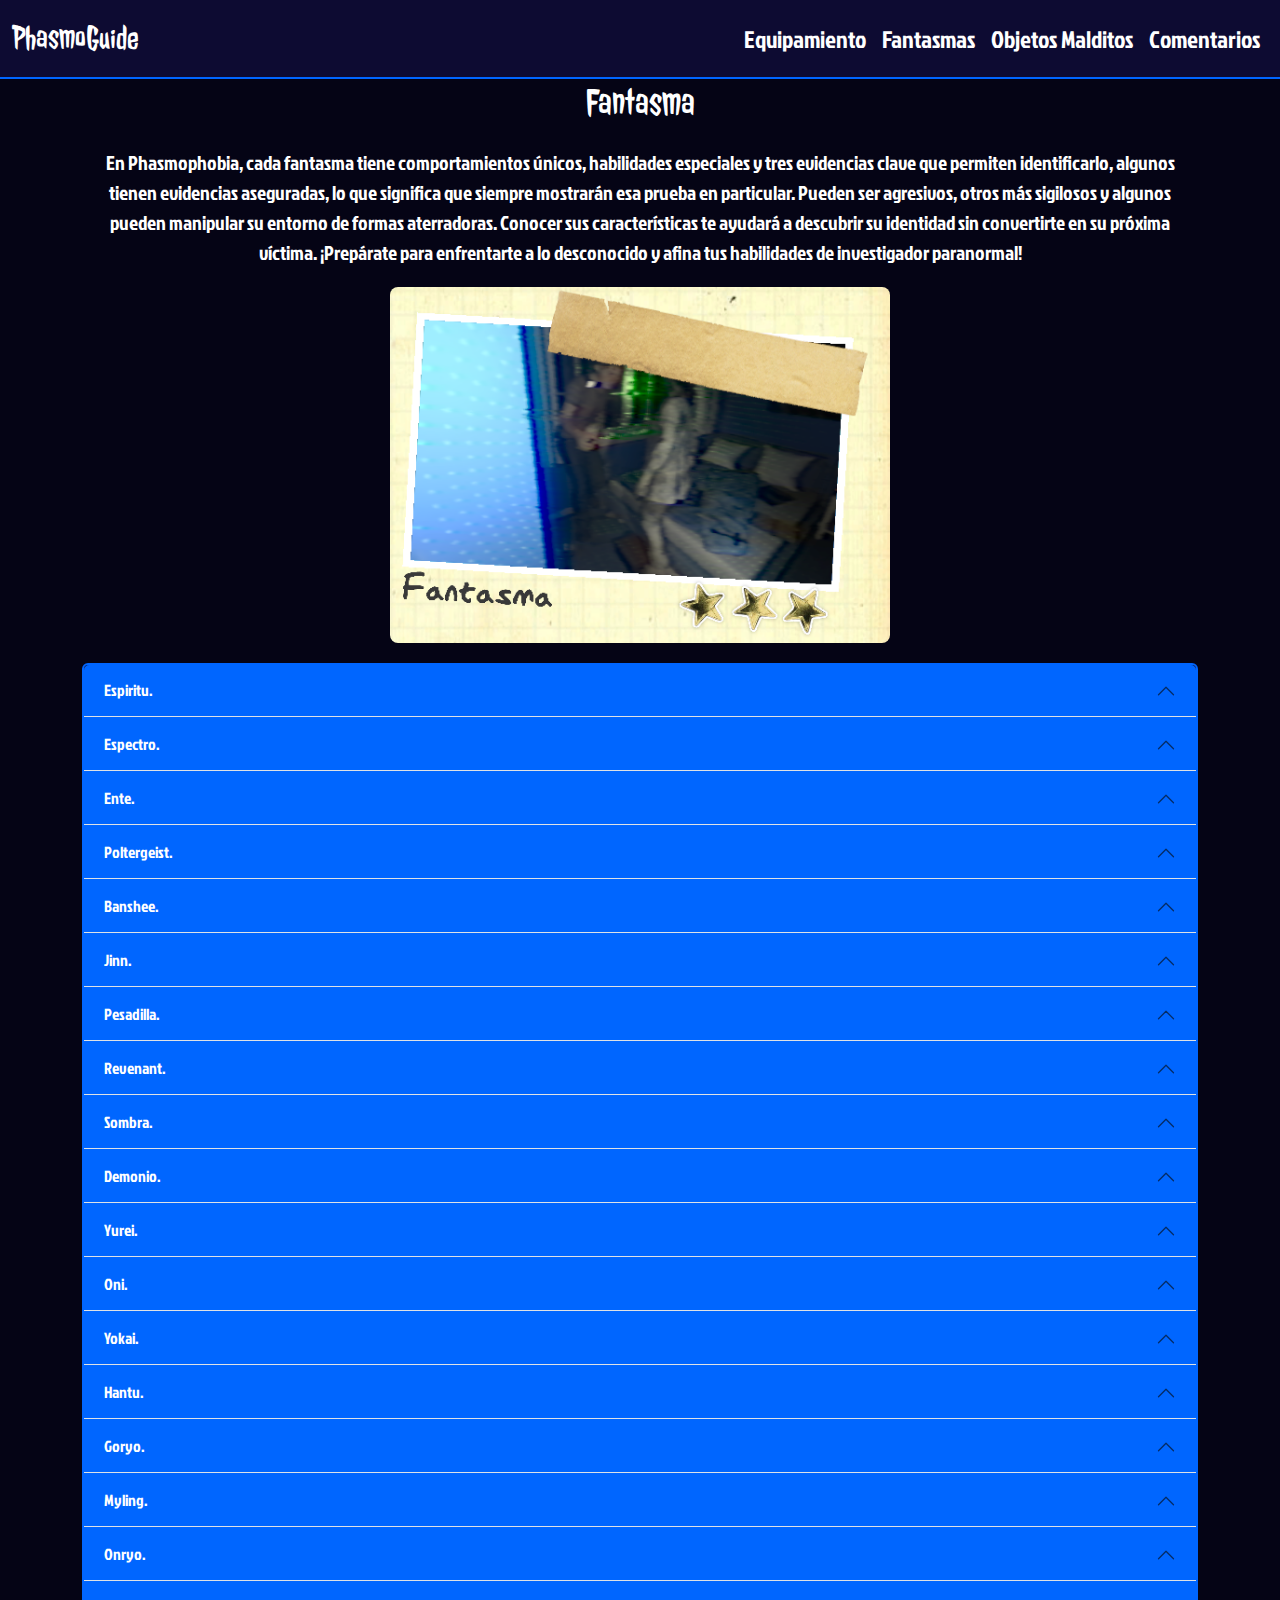
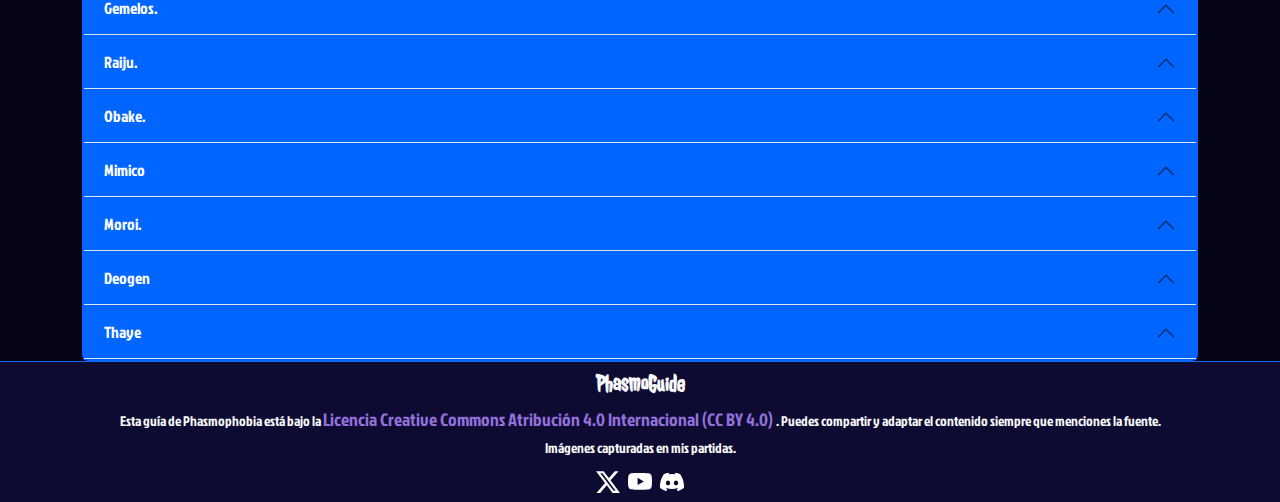
<file: html/fantasmas.html>
<!DOCTYPE html>
<html lang="es">
<head>
    <meta charset="UTF-8">
    <meta name="viewport" content="width=device-width, initial-scale=1.0">
    <link rel="shortcut icon" href="../img/icons/iconPhasmoGuide.ico"> 
    <title>PhasmoGuide</title>
    <!--FONTS-->
    <link rel="preconnect" href="https://fonts.googleapis.com">
    <link rel="preconnect" href="https://fonts.gstatic.com" crossorigin>
    <link href="https://fonts.googleapis.com/css2?family=Jolly+Lodger&display=swap" rel="stylesheet">
    
    <link rel="preconnect" href="https://fonts.googleapis.com">
    <link rel="preconnect" href="https://fonts.gstatic.com" crossorigin>
    <link href="https://fonts.googleapis.com/css2?family=Jockey+One&family=Jolly+Lodger&display=swap" rel="stylesheet">
        <!--Bootstrap-->
        <link href="https://cdn.jsdelivr.net/npm/bootstrap@5.3.3/dist/css/bootstrap.min.css" rel="stylesheet" integrity="sha384-QWTKZyjpPEjISv5WaRU9OFeRpok6YctnYmDr5pNlyT2bRjXh0JMhjY6hW+ALEwIH" crossorigin="anonymous">
    <!--CSS-->
    <link rel="stylesheet" href="../css/style.css">
</head>
<body>
    <header>
        <nav class="navbar navbar-expand-lg navbar-dark sticky-top">
            <div class="container-fluid">
                <a class="navbar-brand" href="../index.html">PhasmoGuide</a>
                <button class="navbar-toggler" type="button" data-bs-toggle="collapse" data-bs-target="#navbarNav">
                    <span class="navbar-toggler-icon"></span>
                </button>
                <div class="collapse navbar-collapse justify-content-end" id="navbarNav">
                    <ul class="navbar-nav">
                        <li class="nav-item"><a class="nav-link" href="equipamiento.html">Equipamiento</a></li>
                        <li class="nav-item"><a class="nav-link" href="fantasmas.html">Fantasmas</a></li>
                        <li class="nav-item"><a class="nav-link" href="objetosMalditos.html">Objetos Malditos</a></li>
                        <li class="nav-item"><a class="nav-link" href="comentarios.html">Comentarios</a></li>
                    </ul>
                </div>
            </div>
        </nav>
    </header>
    <main class="container">
        <section class="fantasma">
            <div class="fantasmaIntro">
                <h1>Fantasma</h1>
                <p>En Phasmophobia, cada fantasma tiene comportamientos únicos, habilidades especiales y tres evidencias clave que permiten identificarlo, algunos tienen evidencias aseguradas, lo que significa que siempre mostrarán esa prueba en particular. Pueden ser agresivos, otros más sigilosos y algunos pueden manipular su entorno de formas aterradoras. Conocer sus características te ayudará a descubrir su identidad sin convertirte en su próxima víctima. ¡Prepárate para enfrentarte a lo desconocido y afina tus habilidades de investigador paranormal!</p>
                <img src="../img/pruebaFoto01.png" alt="Imagen Fotrografia Fantasma 3 Estrellas">
            </div>
            <div class="accordion" id="accordionFantasmas">
                <div class="accordion-item accordionFantasmasItem">
                    <h2 class="accordion-header">
                        <button class="accordion-button accordionFantasmasButton" type="button" data-bs-toggle="collapse" data-bs-target="#collapseEspiritu" aria-expanded="false" aria-controls="collapseEspiritu">
                            Espiritu.
                        </button>
                    </h2>
                    <div id="collapseEspiritu" class="accordion-collapse collapse" data-bs-parent="#accordionFantasmas">
                        <div class="accordion-body accordionFantasmaBody">
                            <ul class="listaFantasma">
                                <li><b>Evidencias:</b> Escritura Fantasmal , EMF 5 , Spirit Box. </li>
                                <li><b>Habilidad:</b> No tiene habilidades especiales, pero es muy impredecible. Si se usa Incienso cerca de el no podrá iniciar una cacería durante 180seg en lugar de los 90seg que tardan la mayoría de los demás fantasma.
                                </li>
                                <li><b>Evidencia Asegurada:</b> Ninguna.</li>
                            </ul>
                        </div>
                    </div>
                </div>
                <div class="accordion-item accordionFantasmasItem">
                    <h2 class="accordion-header">
                        <button class="accordion-button accordionFantasmasButton" type="button" data-bs-toggle="collapse" data-bs-target="#collapseEspectro" aria-expanded="false" aria-controls="collapseEspectro">
                            Espectro.
                        </button>
                    </h2>
                    <div id="collapseEspectro" class="accordion-collapse collapse" data-bs-parent="#accordionFantasmas">
                        <div class="accordion-body accordionFantasmaBody">
                            <ul class="listaFantasma">
                                <li><b>Evidencias:</b> EMF 5, Spirit Box, D.O.T.S. </li>
                                <li><b>Habilidad Especial:</b> El Espectro nunca pisará la sal ni dejará huellas UV. Puede teletransportarse a un jugador fuera de una cacería, lo que generará una lectura de EMF 2 o 5.</li>
                                <li><b>Evidencia Asegurada:</b> Ninguna.</li> 
                            </ul>
                        </div>
                    </div>
                </div>
                <div class="accordion-item accordionFantasmasItem">
                    <h2 class="accordion-header">
                        <button class="accordion-button accordionFantasmasButton" type="button" data-bs-toggle="collapse" data-bs-target="#collapseEnte" aria-expanded="false" aria-controls="collapseEnte">
                            Ente.
                        </button>
                    </h2>
                    <div id="collapseEnte" class="accordion-collapse collapse" data-bs-parent="#accordionFantasmas">
                        <div class="accordion-body accordionFantasmaBody">
                            <ul class="listaFantasma">
                                <li><b>Evidencias:</b> Huellas Dactilares, Spirit Box, D.O.T.S.</li>
                                <li><b>Habilidad Especial:</b> Tiene un parpadeo mucho más largo durante cacerías, haciéndolo parecer casi invisible. Tomar una foto del Fantasma durante un evento lo hará desaparecer. El sonido del evento seguirá escuchándose, pero el Fantasma no estará ahí. No aparece en las fotos de fantasmas. Mirarlo reduce la cordura en 0.5% por segundo. Tiene más probabilidad de manifestarse como una sombra en eventos de fantasma. Puede teletransportarse a un jugador aleatoriamente, causando un EMF 2 en esa ubicación.</li>
                                <li><b>Evidencia Asegurada:</b> Ninguna.</li> 
                            </ul>
                        </div>
                    </div>
                </div>
                <div class="accordion-item accordionFantasmasItem">
                    <h2 class="accordion-header">
                        <button class="accordion-button accordionFantasmasButton" type="button" data-bs-toggle="collapse" data-bs-target="#collapsePoltergeist" aria-expanded="false" aria-controls="collapsePoltergeist">
                            Poltergeist.
                        </button>
                    </h2>
                    <div id="collapsePoltergeist" class="accordion-collapse collapse" data-bs-parent="#accordionFantasmas">
                        <div class="accordion-body accordionFantasmaBody">
                            <ul class="listaFantasma">
                                <li><b>Evidencias:</b> Huellas Dactilares, Escritura Fantasmal, Spirit Box.</li>
                                <li><b>Habilidad Especial:</b> Puede lanzar múltiples objetos a la vez (hasta 3-4 en un solo evento). Puede hacer que los objetos leviten antes de lanzarlos. Si lanza muchos objetos a la vez, drena 2% de cordura por objeto lanzado. Si hay muchos objetos cerca, será más activo y agresivo.</li>
                                <li><b>Evidencia Asegurada:</b> Ninguna.</li> 
                            </ul>
                        </div>
                    </div>
                </div>
                <div class="accordion-item accordionFantasmasItem">
                    <h2 class="accordion-header">
                        <button class="accordion-button accordionFantasmasButton" type="button" data-bs-toggle="collapse" data-bs-target="#collapseBanshee" aria-expanded="false" aria-controls="collapseBanshee">
                            Banshee.
                        </button>
                    </h2>
                    <div id="collapseBanshee" class="accordion-collapse collapse" data-bs-parent="#accordionFantasmas">
                        <div class="accordion-body accordionFantasmaBody">
                            <ul class="listaFantasma">
                                <li><b>Evidencias:</b> Huellas Dactilares, Orbes Fantasmales, D.O.T.S.</li>
                                <li><b>Habilidad Especial:</b> Al inicio del juego, la Banshee elige a un jugador como objetivo. Caza basándose en la cordura del objetivo: 50% de cordura. Cuando el objetivo muere, la Banshee selecciona uno nuevo. Mayor probabilidad de eventos fantasmales cantando. Si desaparece al acercarte durante un evento de canto, tu cordura disminuirá un 15% en lugar de un 10%. Tiene un sonido único en el micrófono parabólico (grito). Ignorará a todos los jugadores que no sean su objetivo durante una caza. Si el objetivo no está en la casa, cazará normalmente. Los Incienso funcionan con jugadores que no son el objetivo, pero no completarán la tarea de "repeler al fantasma con incienso mientras te persigue".</li>
                                <li><b>Evidencia Asegurada:</b> Ninguna.</li> 
                            </ul>
                        </div>
                    </div>
                </div>
                <div class="accordion-item accordionFantasmasItem">
                    <h2 class="accordion-header">
                        <button class="accordion-button accordionFantasmasButton" type="button" data-bs-toggle="collapse" data-bs-target="#collapseJinn" aria-expanded="false" aria-controls="collapseJinn">
                            Jinn.
                        </button>
                    </h2>
                    <div id="collapseJinn" class="accordion-collapse collapse" data-bs-parent="#accordionFantasmas">
                        <div class="accordion-body accordionFantasmaBody">
                            <ul class="listaFantasma">
                                <li><b>Evidencias:</b> EMF 5, Huellas Dactilares, Temperaturas Heladas.</li>
                                <li><b>Habilidad Especial:</b> Si el cuadro electrico está encendido y el Jinn tiene línea de visión con un jugador, se moverá más rápido (hasta 2.5 m/s) hasta que esté a 3 metros del jugador. No puede apagar el cuadro electrico (si lo hace, es porque encendió demasiadas luces). Cuando está a menos de 3m de un jugador, se ralentiza a la velocidad normal. Puede drenar un 25% de cordura si está cerca de un jugador y el cuadro electrico está encendido (esto genera una señal EMF 2 o 5 en el cuadro electrico).</li>
                                <li><b>Evidencia Asegurada:</b> Ninguna.</li>
                            </ul>
                        </div>
                    </div>
                </div>
                <div class="accordion-item accordionFantasmasItem">
                    <h2 class="accordion-header">
                        <button class="accordion-button accordionFantasmasButton" type="button" data-bs-toggle="collapse" data-bs-target="#collapsePesadilla" aria-expanded="false" aria-controls="collapsePesadilla">
                            Pesadilla.
                        </button>
                    </h2>
                    <div id="collapsePesadilla" class="accordion-collapse collapse" data-bs-parent="#accordionFantasmas">
                        <div class="accordion-body accordionFantasmaBody">
                            <ul class="listaFantasma">
                                <li><b>Evidencias:</b> Orbes Fantasmales, Escritura Fantasmal, Spirit Box</li>
                                <li><b>Habilidad Especial:</b> Puede cazar con 60% de cordura si las luces están apagadas, pero con 40% de cordura si están encendidas. Si un jugador enciende una luz cerca de una Pesadilla, hay una posibilidad de que la apague inmediatamente. No puede encender luces y es más probable que las apague. Mayor probabilidad de realizar un evento donde rompe una bombilla de luz.</li>
                                <li><b>Evidencia Asegurada:</b> Ninguna.</li> 
                            </ul>
                        </div>
                    </div>
                </div>
                <div class="accordion-item accordionFantasmasItem">
                    <h2 class="accordion-header">
                        <button class="accordion-button accordionFantasmasButton" type="button" data-bs-toggle="collapse" data-bs-target="#collapseRevenant" aria-expanded="false" aria-controls="collapseRevenant">
                            Revenant.
                        </button>
                    </h2>
                    <div id="collapseRevenant" class="accordion-collapse collapse" data-bs-parent="#accordionFantasmas">
                        <div class="accordion-body accordionFantasmaBody">
                            <ul class="listaFantasma">
                                <li><b>Evidencias:</b> Orbes Fantasmales, Escritura Fantasmal, Temperaturas Heladas.</li>
                                <li><b>Habilidad Especial:</b> Se mueve extremadamente rápido cuando detecta a un jugador(3 m/seg), pero lento si no tiene un objetivo a la vista(1 m/seg).</li>
                                <li><b>Evidencia Asegurada:</b> Ninguna.</li> 
                            </ul>
                        </div>
                    </div>
                </div>
                <div class="accordion-item accordionFantasmasItem">
                    <h2 class="accordion-header">
                        <button class="accordion-button accordionFantasmasButton" type="button" data-bs-toggle="collapse" data-bs-target="#collapseSombra" aria-expanded="false" aria-controls="collapseSombra">
                            Sombra.
                        </button>
                    </h2>
                    <div id="collapseSombra" class="accordion-collapse collapse" data-bs-parent="#accordionFantasmas">
                        <div class="accordion-body accordionFantasmaBody">
                            <ul class="listaFantasma">
                                <li><b>Evidencias:</b> EMF 5, Escritura Fantasmal, Temperaturas Heladas.</li>
                                <li><b>Habilidad Especial:</b> Es el fantasma menos activo y prefiere manifestarse solo cuando los jugadores están lejos. No iniciará eventos fantasmales si un jugador está muy cerca. Puede cazar desde 35% de cordura (más bajo que la mayoría de fantasmas). Rara vez aparece en forma física durante eventos fantasmales.</li>
                                <li><b>Evidencia Asegurada:</b> Ninguna.</li> 
                            </ul>
                        </div>
                    </div>
                </div>
                <div class="accordion-item accordionFantasmasItem">
                    <h2 class="accordion-header">
                        <button class="accordion-button accordionFantasmasButton" type="button" data-bs-toggle="collapse" data-bs-target="#collapseDemonio" aria-expanded="false" aria-controls="collapseDemonio">
                            Demonio.
                        </button>
                    </h2>
                    <div id="collapseDemonio" class="accordion-collapse collapse" data-bs-parent="#accordionFantasmas">
                        <div class="accordion-body accordionFantasmaBody">
                            <ul class="listaFantasma">
                                <li><b>Evidencias:</b> Huellas Dactilares, Escritura Fantasmal, Temperaturas Heladas.</li>
                                <li><b>Habilidad Especial:</b> Uno de los fantasmas más agresivos, puede cazar desde 70% de cordura. Tiene un tiempo de espera más corto entre cacerías. Puede cazar inmediatamente después de un evento fantasmal.</li>
                                <li><b>Evidencia Asegurada:</b> Ninguna.</li> 
                            </ul>
                        </div>
                    </div>
                </div>
                <div class="accordion-item accordionFantasmasItem">
                    <h2 class="accordion-header">
                        <button class="accordion-button accordionFantasmasButton" type="button" data-bs-toggle="collapse" data-bs-target="#collapseYurei" aria-expanded="false" aria-controls="collapseYurei">
                            Yurei.
                        </button>
                    </h2>
                    <div id="collapseYurei" class="accordion-collapse collapse" data-bs-parent="#accordionFantasmas">
                        <div class="accordion-body accordionFantasmaBody">
                            <ul class="listaFantasma">
                                <li><b>Evidencias:</b> Orbes Fantasmales, Temperaturas Heladas, D.O.T.S.</li>
                                <li><b>Habilidad Especial:</b> Mirarlo drena la cordura más rápido que otros fantasmas. Puede cerrar puertas aleatoriamente lo que reduce la cordura de los jugadores cercanos.</li>
                                <li><b>Evidencia Asegurada:</b> Ninguna.</li> 
                            </ul>
                        </div>
                    </div>
                </div>
                <div class="accordion-item accordionFantasmasItem">
                    <h2 class="accordion-header">
                        <button class="accordion-button accordionFantasmasButton" type="button" data-bs-toggle="collapse" data-bs-target="#collapseOni" aria-expanded="false" aria-controls="collapseOni">
                            Oni.
                        </button>
                    </h2>
                    <div id="collapseOni" class="accordion-collapse collapse" data-bs-parent="#accordionFantasmas">
                        <div class="accordion-body accordionFantasmaBody">
                            <ul class="listaFantasma">
                                <li><b>Evidencias:</b> EMF 5, Temperaturas Heladas, D.O.T.S.</li>
                                <li><b>Habilidad Especial:</b> No puede hacer el evento de "niebla" o "bola de aire". Drena doble cordura cuando hace un evento de fantasma. Es más visible durante una cacería, parpadea menos que otros fantasmas. Prefiere manifestarse en forma completa en eventos de fantasma, en lugar de una forma sombría o translúcida. Más activo cuando hay más jugadores en la misma habitación.</li>
                                <li><b>Evidencia Asegurada:</b>  Ninguna.</li> 
                            </ul>
                        </div>
                    </div>
                </div>
                <div class="accordion-item accordionFantasmasItem">
                    <h2 class="accordion-header">
                        <button class="accordion-button accordionFantasmasButton" type="button" data-bs-toggle="collapse" data-bs-target="#collapseYokai" aria-expanded="false" aria-controls="collapseYokai">
                            Yokai.
                        </button>
                    </h2>
                    <div id="collapseYokai" class="accordion-collapse collapse" data-bs-parent="#accordionFantasmas">
                        <div class="accordion-body accordionFantasmaBody">
                            <ul class="listaFantasma">
                                <li><b>Evidencia:</b> SpiritBox, Orbes Fantasmales, D.O.T.S</li>
                                <li><b>Habilidad Especial:</b> El Yokai es más activo y peligroso si hablás cerca suyo. Puede iniciar una cacería a mayor cordura si detecta voces, pero durante la caza solo te oye si estás a una distancia de 2.5m</li>
                                <li><b>Evidencia Asegurada:</b> Ninguna.</li>
                            </ul>
                        </div>
                    </div>
                </div>
                <div class="accordion-item accordionFantasmasItem">
                    <h2 class="accordion-header">
                        <button class="accordion-button accordionFantasmasButton" type="button" data-bs-toggle="collapse" data-bs-target="#collapseHantu" aria-expanded="false" aria-controls="collapseHantu">
                            Hantu.
                        </button>
                    </h2>
                    <div id="collapseHantu" class="accordion-collapse collapse" data-bs-parent="#accordionFantasmas">
                        <div class="accordion-body accordionFantasmaBody">
                            <ul class="listaFantasma">
                                <li><b>Evidencias:</b>Huellas Dactilares, Temperaturas Heladas, Orbes Fantasmales.</li>
                                <li><b>Habilidad Especial:</b> Se mueve más rápido en temperaturas frías y más lento en temperaturas cálidas. Si el disyuntor está apagado, su velocidad aumenta. Deja aliento frío cuando está cazando.</li>
                                <li><b>Evidencia Asegurada:</b> Temperaturas Heladas.</li>
                            </ul>
                        </div>
                    </div>
                </div>
                <div class="accordion-item accordionFantasmasItem">
                    <h2 class="accordion-header">
                        <button class="accordion-button accordionFantasmasButton" type="button" data-bs-toggle="collapse" data-bs-target="#collapseGoryo" aria-expanded="false" aria-controls="collapseGoryo">
                            Goryo.
                        </button>
                    </h2>
                    <div id="collapseGoryo" class="accordion-collapse collapse" data-bs-parent="#accordionFantasmas">
                        <div class="accordion-body accordionFantasmaBody">
                            <ul class="listaFantasma">
                                <li><b>Evidencias:</b> EMF 5, Huellas Dactilares, D.O.T.S.</li>
                                <li><b>Habilidad Especial:</b> Solo se ve a través del D.O.T.S. en cámaras de la camioneta. No cambia de habitación una vez que ha sido identificado.</li>
                                <li><b>Evidencia Asegurada:</b> D.O.T.S.</li> 
                            </ul>
                        </div>
                    </div>
                </div>
                <div class="accordion-item accordionFantasmasItem">
                    <h2 class="accordion-header">
                        <button class="accordion-button accordionFantasmasButton" type="button" data-bs-toggle="collapse" data-bs-target="#collapseMyling" aria-expanded="false" aria-controls="collapseMyling">
                            Myling.
                        </button>
                    </h2>
                    <div id="collapseMyling" class="accordion-collapse collapse" data-bs-parent="#accordionFantasmas">
                        <div class="accordion-body accordionFantasmaBody">
                            <ul class="listaFantasma">
                                <li><b>Evidencias:</b> EMF 5, Huellas Dactilares, Escritura Fantasmal.</li>
                                <li><b>Habilidad Especial:</b> Durante una cacería, solo se puede escuchar a una distancia de 12 metros o menos (incluyendo pasos y sonidos). Otros fantasmas se pueden escuchar hasta 20 metros. Más propenso a hacer sonidos paranormales que se detectan con el micrófono parabólico. Para comprobar si es un Myling, escóndete con una linterna encendida o coloca un DOTS en el suelo: Si solo escuchas los pasos justo cuando tu equipo comienza a parpadear, es probable que sea un Myling.</li>
                                <li><b>Evidencia Asegurada:</b> Ninguna.</li> 
                            </ul>
                        </div>
                    </div>
                </div>
                <div class="accordion-item accordionFantasmasItem">
                    <h2 class="accordion-header">
                        <button class="accordion-button accordionFantasmasButton" type="button" data-bs-toggle="collapse" data-bs-target="#collapseOnryo" aria-expanded="false" aria-controls="collapseOnryo">
                            Onryo.
                        </button>
                    </h2>
                    <div id="collapseOnryo" class="accordion-collapse collapse" data-bs-parent="#accordionFantasmas">
                        <div class="accordion-body accordionFantasmaBody">
                            <ul class="listaFantasma">
                                <li><b>Evidencias:</b> Orbes Fantasmales, Spirit Box, Temperaturas Heladas</li>
                                <li><b>Habilidad Especial:</b> No puede cazar si hay una llama encendida cerca (4m de distancia). Si sopla 3 llamas y no hay otras cercanas, iniciará una cacería sin importar la cordura. Cada vez que apaga una vela o un encendedor, tiene un 50% de probabilidad de iniciar una cacería. Este porcentaje aumenta un 25% por cada jugador muerto. Si dos jugadores han muerto, cazará siempre que apague una vela. Si usa un Crucifijo sin antes apagar una vela, no es un Onryo.</li>
                                <li><b>Evidencia Asegurada:</b> Ninguna.</li> 
                            </ul>
                        </div>
                    </div>
                </div>
                <div class="accordion-item accordionFantasmasItem">
                    <h2 class="accordion-header">
                        <button class="accordion-button accordionFantasmasButton" type="button" data-bs-toggle="collapse" data-bs-target="#collapseGemelos" aria-expanded="false" aria-controls="collapseGemelos">
                            Gemelos.
                        </button>
                    </h2>
                    <div id="collapseGemelos" class="accordion-collapse collapse" data-bs-parent="#accordionFantasmas">
                        <div class="accordion-body accordionFantasmaBody">
                            <ul class="listaFantasma">
                                <li><b>Evidencias:</b> EMF 5, Spirit Box, Temperaturas Heladas.</li>
                                <li><b>Habilidad Especial:</b> Pueden atacar desde dos ubicaciones distintas(No al mismo Tiempo). Uno es más rápido que un fantasma promedio y el otro más lento. Pueden generar actividad en dos lugares diferentes al mismo tiempo.</li>
                                <li><b>Evidencia Asegurada:</b> Ninguna.</li> 
                            </ul>
                        </div>
                    </div>
                </div>
                <div class="accordion-item accordionFantasmasItem">
                    <h2 class="accordion-header">
                        <button class="accordion-button accordionFantasmasButton" type="button" data-bs-toggle="collapse" data-bs-target="#collapseRaiju" aria-expanded="false" aria-controls="collapseRaiju">
                            Raiju.
                        </button>
                    </h2>
                    <div id="collapseRaiju" class="accordion-collapse collapse" data-bs-parent="#accordionFantasmas">
                        <div class="accordion-body accordionFantasmaBody">
                            <ul class="listaFantasma">
                                <li><b>Evidencias:</b> EMF 5, Orbes Fantasmales, D.O.T.S.</li>
                                <li><b>Habilidad Especial:</b> Se vuelve más rápido cuando está cerca de equipos electrónicos encendidos (2.7 m/s). Durante una cacería, aumenta su radio de interferencia (puede afectar linternas y radios a mayor distancia). Puede cazar desde 65% de cordura si hay un equipo electrónico encendido cerca.</li>
                                <li><b>Evidencia Asegurada:</b> Ninguna.</li> 
                            </ul>
                        </div>
                    </div>
                </div>
                <div class="accordion-item accordionFantasmasItem">
                    <h2 class="accordion-header">
                        <button class="accordion-button accordionFantasmasButton" type="button" data-bs-toggle="collapse" data-bs-target="#collapseObake" aria-expanded="false" aria-controls="collapseObake">
                            Obake.
                        </button>
                    </h2>
                    <div id="collapseObake" class="accordion-collapse collapse" data-bs-parent="#accordionFantasmas">
                        <div class="accordion-body accordionFantasmaBody">
                            <ul class="listaFantasma">
                                <li><b>Evidencias:</b> EMF 5, Huellas Dactilares, Orbes Fantasmales.</li>
                                <li><b>Habilidad Especial:</b> Único fantasma que puede dejar una huella dactilar de 6 dedos (16.7% de probabilidad). Tiene un 25% de probabilidad de no dejar huellas dactilares. Durante una cacería, tiene un 6.66% de probabilidad de cambiar de modelo de fantasma. Para comprobar si es un Obake, intenta rodearlo en una cacería y observa si cambia de forma.</li>
                                <li><b>Evidencia Asegurada:</b> Huellas Dactilares.</li> 
                            </ul>
                        </div>
                    </div>
                </div>
                <div class="accordion-item accordionFantasmasItem">
                    <h2 class="accordion-header">
                        <button class="accordion-button accordionFantasmasButton" type="button" data-bs-toggle="collapse" data-bs-target="#collapseMimico" aria-expanded="false" aria-controls="collapseMimico">
                            Mimico
                        </button>
                    </h2>
                    <div id="collapseMimico" class="accordion-collapse collapse" data-bs-parent="#accordionFantasmas">
                        <div class="accordion-body accordionFantasmaBody">
                            <ul class="listaFantasma">
                                <li><b>Evidencias:</b> Huellas Dactilares, Temperaturas Heladas, SpiritBox</li>
                                <li><b>Habilidad Especial:</b> El único fantasma que puede dar una evidencia extra. Puede copiar el comportamiento de cualquier otro fantasma. No cambia su comportamiento en mitad de una cacería.</li>
                                <li><b>Evidencia Asegurada:</b> Siempre tiene Orbes de Fantasma como evidencia extra(Por lo tanto, en una partida normal de 3 evidencias, el Mímico tendría 4 evidencias).</li>
                            </ul>
                        </div>
                    </div>
                </div>
                <div class="accordion-item accordionFantasmasItem">
                    <h2 class="accordion-header">
                        <button class="accordion-button accordionFantasmasButton" type="button" data-bs-toggle="collapse" data-bs-target="#collapseMoroi" aria-expanded="false" aria-controls="collapseMoroi">
                            Moroi.
                        </button>
                    </h2>
                    <div id="collapseMoroi" class="accordion-collapse collapse" data-bs-parent="#accordionFantasmas">
                        <div class="accordion-body accordionFantasmaBody">
                            <ul class="listaFantasma">
                                <li><b>Evidencias:</b> Spirit Box, Escritura Fantasmal, Temperaturas Heladas.</li>
                                <li><b>Habilidad Especial:</b> Se vuelve más rápido conforme baja la cordura promedio (puede alcanzar hasta 3.71 m/s). Puede maldecir a un jugador si este escucha su voz a través de la Spirit Box o el micrófono parabólico: La drenación de cordura se duplica y no se detiene ni en la luz. El efecto desaparece si el jugador toma Pastillas de Cordura. Si se usa un Incienso durante una cacería, el Moroi no puede ver ni matar jugadores por 12 segundos (otros fantasmas solo 6 segundos).</li>
                                <li><b>Evidencia Asegurada:</b> Spirit Box.</li> 
                            </ul>
                        </div>
                    </div>
                </div>
                <div class="accordion-item accordionFantasmasItem">
                    <h2 class="accordion-header">
                        <button class="accordion-button accordionFantasmasButton" type="button" data-bs-toggle="collapse" data-bs-target="#collapseDeogen" aria-expanded="false" aria-controls="collapseDeogen">
                            Deogen
                        </button>
                    </h2>
                    <div id="collapseDeogen" class="accordion-collapse collapse" data-bs-parent="#accordionFantasmas">
                        <div class="accordion-body accordionFantasmaBody">
                            <ul class="listaFantasma">
                                <li><b>Evidencias:</b> Spirit Box, Escritura Fantasmal, D.O.T.S.</li>
                                <li><b>Habilidad Especial:</b> Siempre sabe dónde está el jugador. Corre muy rápido si está lejos del jugador, pero es extremadamente lento cuando se acerca.</li>
                                <li><b>Evidencia Asegurada:</b> Spirit Box.</li> 
                            </ul>
                        </div>
                    </div>
                </div>
                <div class="accordion-item accordionFantasmasItem">
                    <h2 class="accordion-header">
                        <button class="accordion-button accordionFantasmasButton" type="button" data-bs-toggle="collapse" data-bs-target="#collapseThaye" aria-expanded="false" aria-controls="collapseThaye">
                            Thaye
                        </button>
                    </h2>
                    <div id="collapseThaye" class="accordion-collapse collapse" data-bs-parent="#accordionFantasmas">
                        <div class="accordion-body accordionFantasmaBody">
                            <ul class="listaFantasma">
                                <li><b>Evidencias:</b> Orbes Fantasmales, Escritura Fantasmal, D.O.T.S.</li>
                                <li><b>Habilidad Especial:</b> Al inicio es muy agresivo y rápido, pero se debilita con el tiempo si el jugador se encuentra en la habitacion de el fantasma.</li>
                                <li><b>Evidencia Asegurada:</b> Ninguna.</li> 
                            </ul>
                        </div>
                    </div>
                </div>
            </div>
        </section>    
    </main>
    <footer class="footerContenido text-center text-light py-2 border-top border-primary">
        <div class="container">
            <h3 class="fs-4 fw-bold">PhasmoGuide</h3>
            <p class=" small mb-1">
                Esta guía de Phasmophobia está bajo la 
                <a class="linkLicencia" href="https://creativecommons.org/licenses/by/4.0/" target="_blank">
                    Licencia Creative Commons Atribución 4.0 Internacional (CC BY 4.0)
                </a>. Puedes compartir y adaptar el contenido siempre que menciones la fuente.
            </p>
            <p class="small mb-2">Imágenes capturadas en mis partidas.</p>
            <div class="d-flex justify-content-center gap-2">
                <a class="socialLink" href="https://x.com" target="_blank">
                    <img src="../img/icons/twitter-x.svg" alt="X" class="social-icon">
                </a>
                <a class="socialLink" href="https://www.youtube.com" target="_blank">
                    <img src="../img/icons/youtube.svg" alt="YouTube" class="social-icon">
                </a>
                <a class="socialLink" href="https://discord.com" target="_blank">
                    <img src="../img/icons/discord.svg" alt="Discord" class="social-icon">
                </a>
            </div>
        </div>
    </footer>
    <!--Script-->
    <script src="https://cdn.jsdelivr.net/npm/bootstrap@5.3.3/dist/js/bootstrap.bundle.min.js" integrity="sha384-YvpcrYf0tY3lHB60NNkmXc5s9fDVZLESaAA55NDzOxhy9GkcIdslK1eN7N6jIeHz" crossorigin="anonymous"></script>
</body>
</html>
</file>
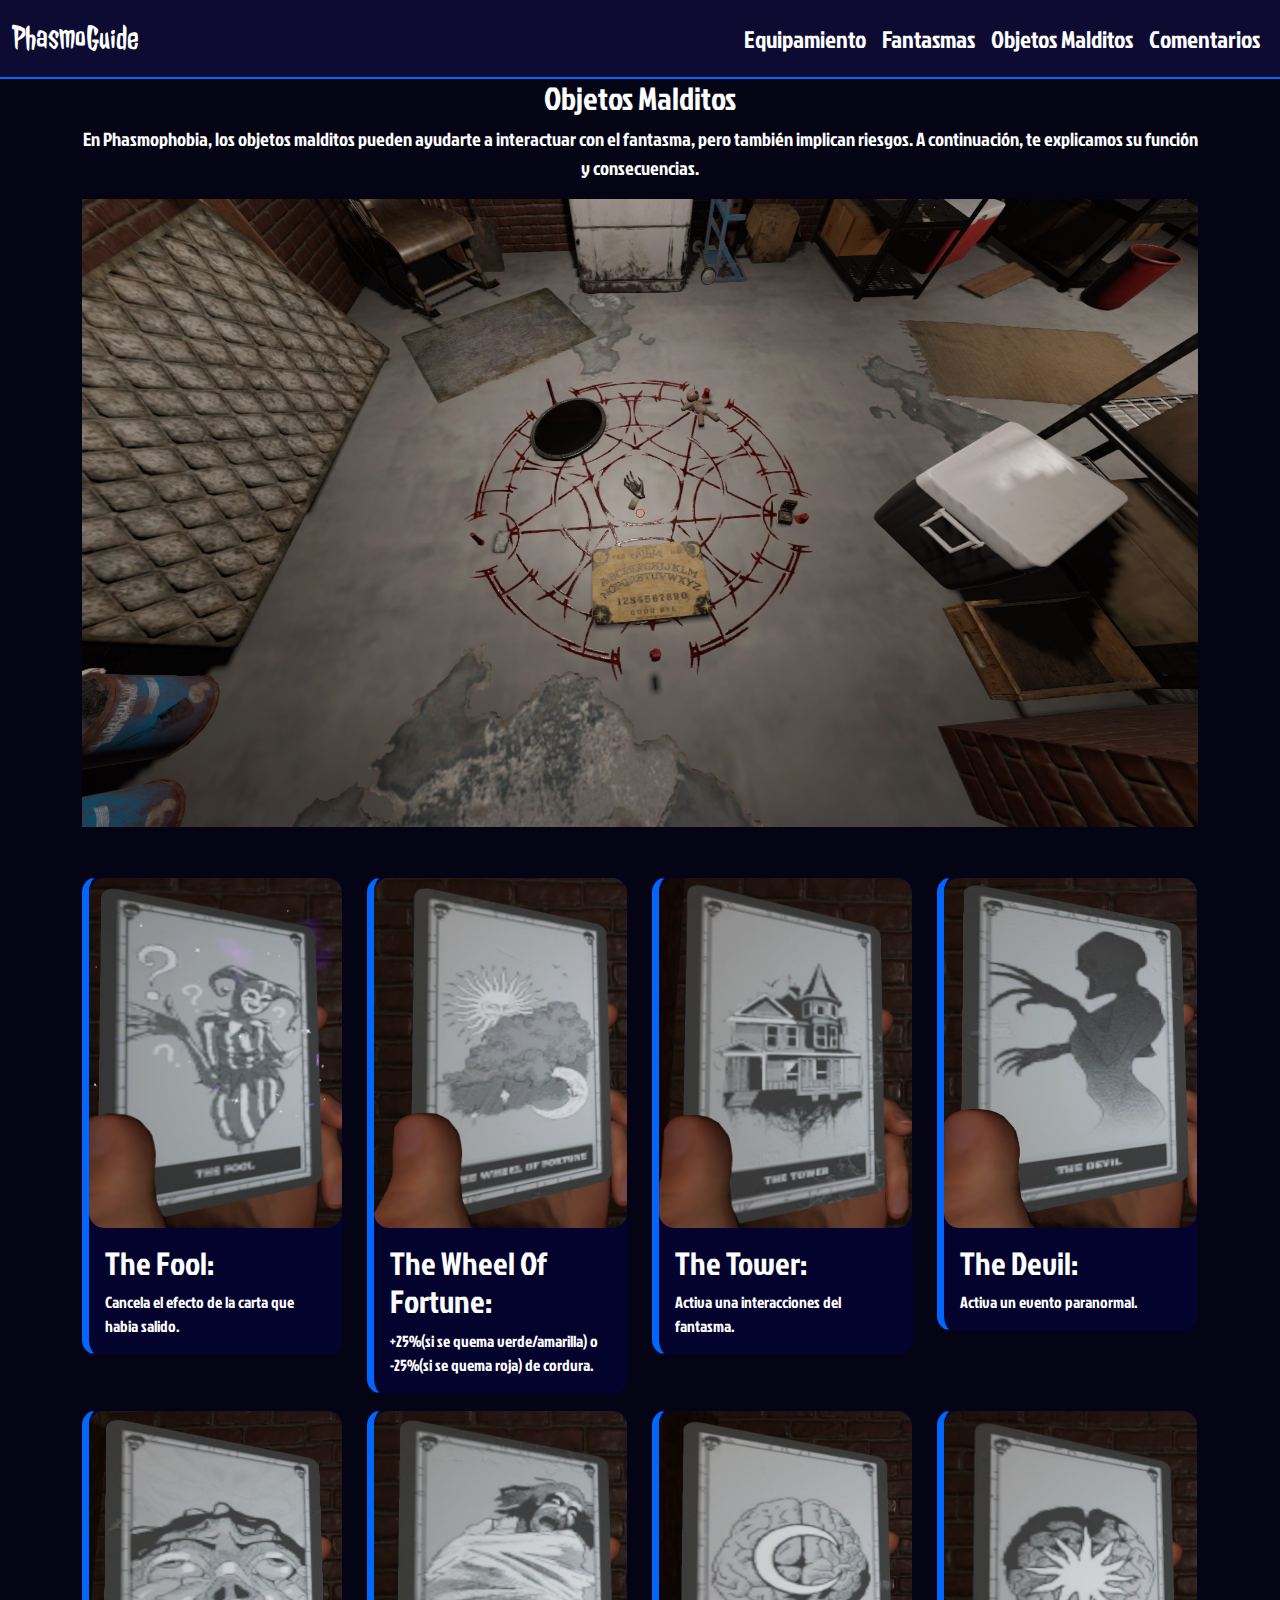
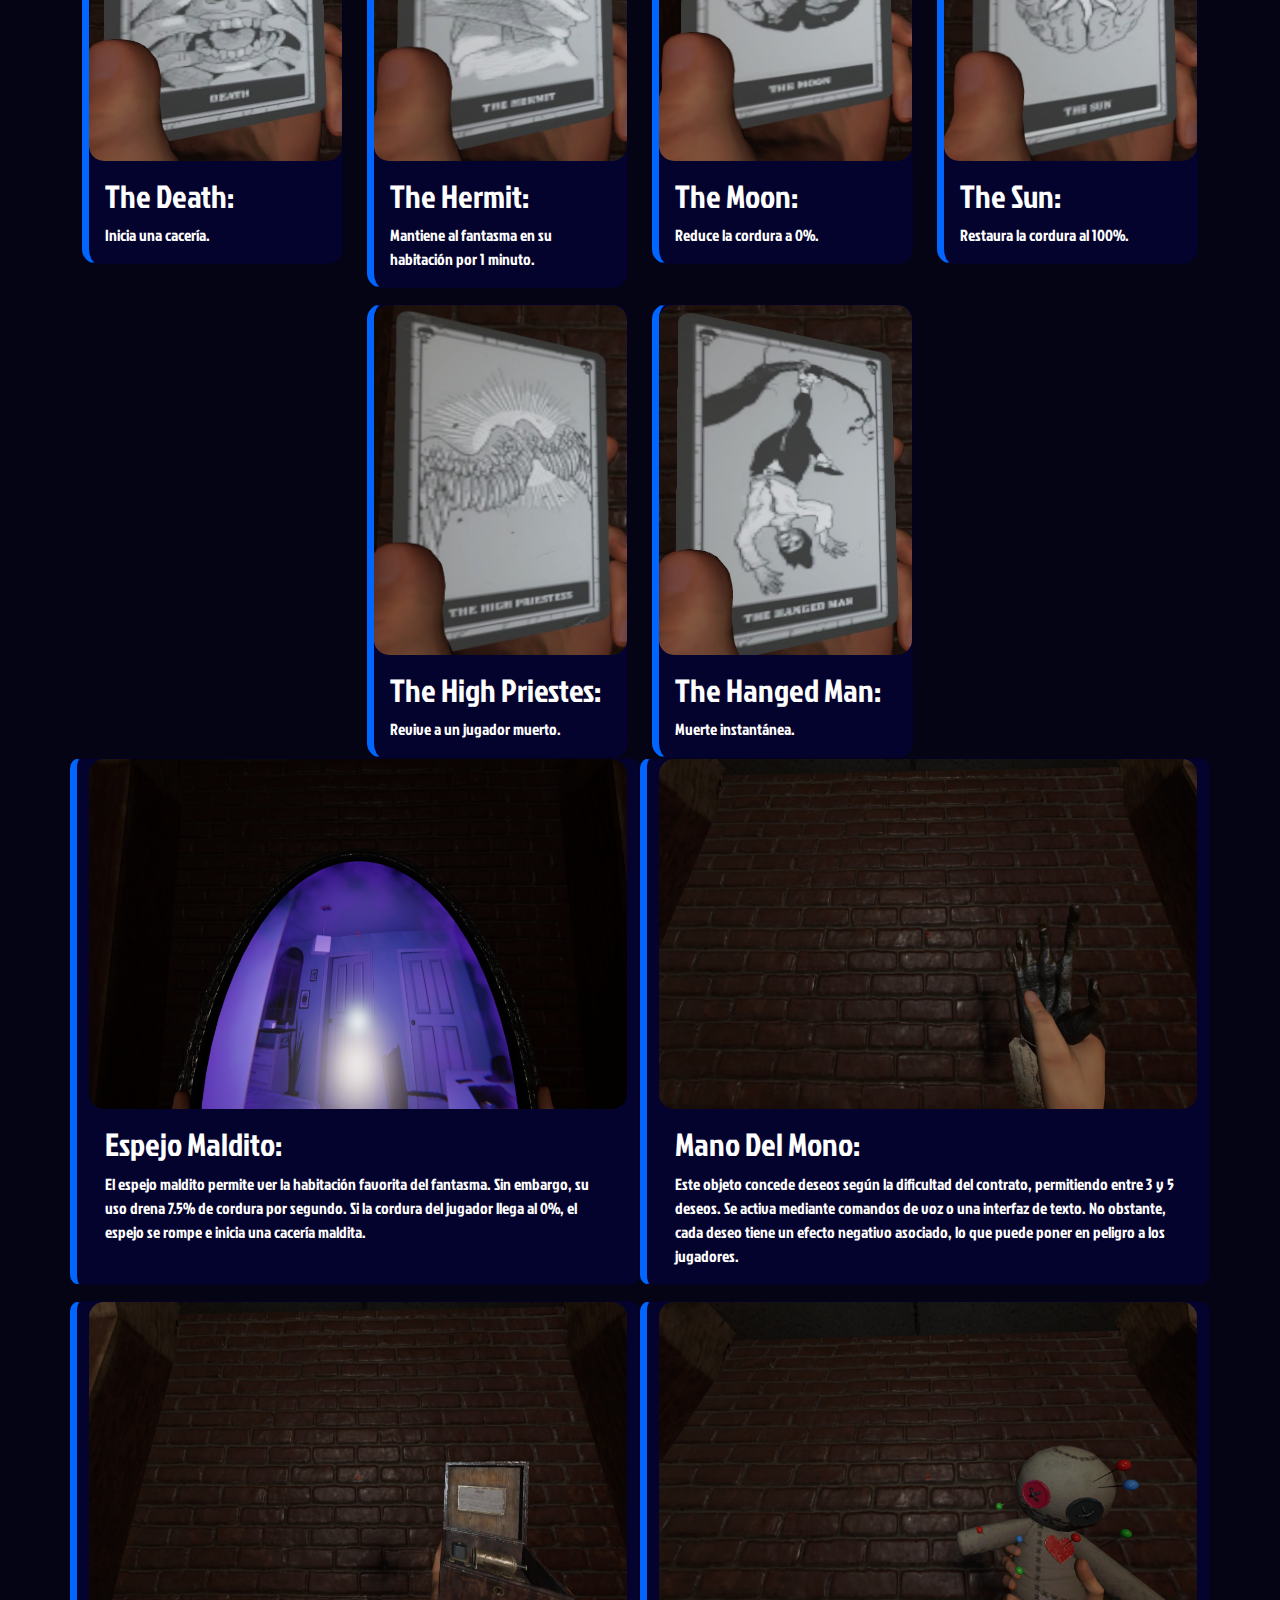
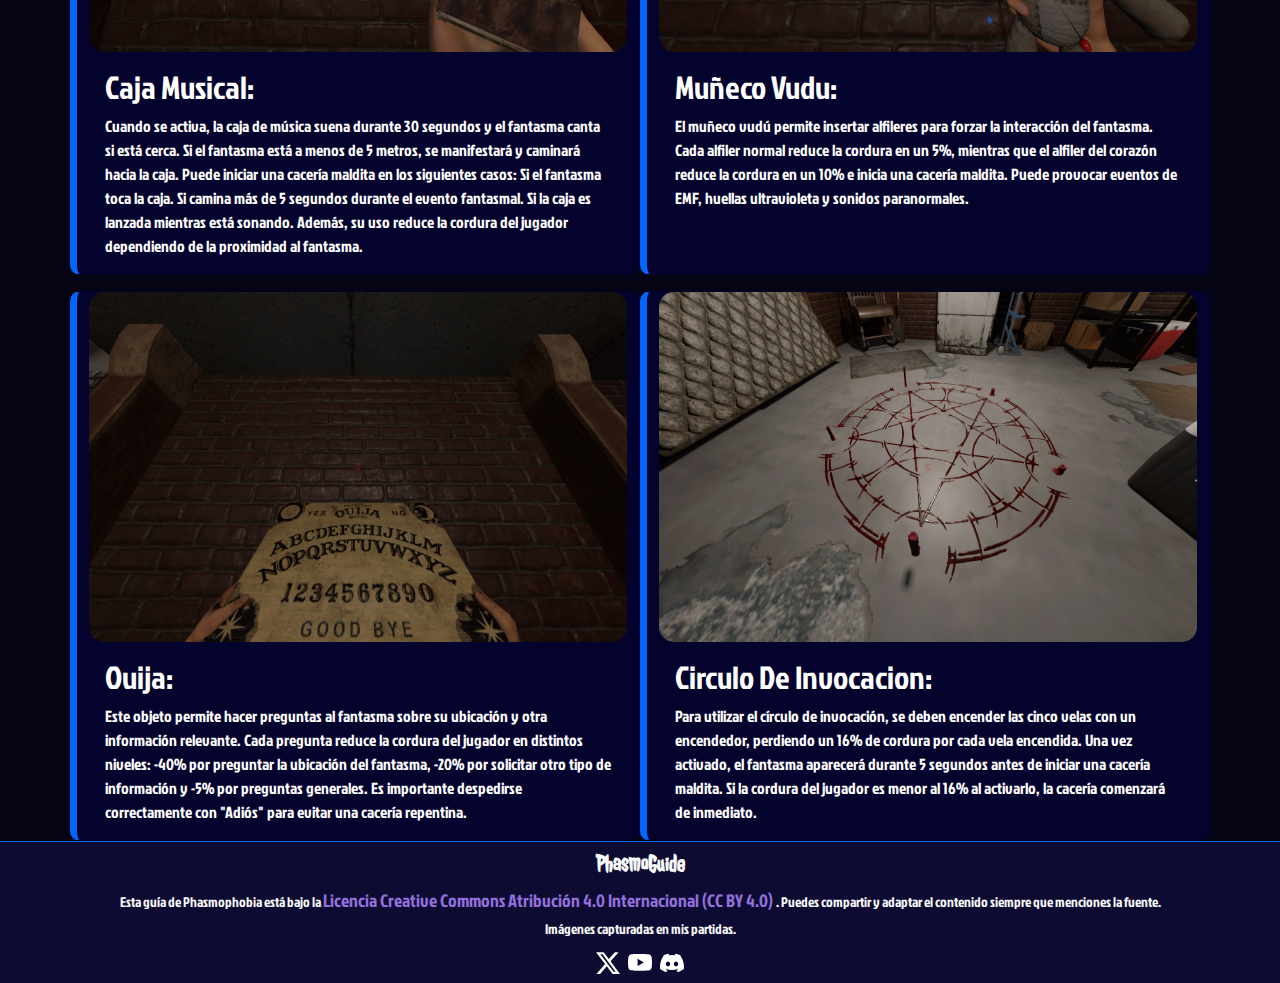
<file: html/objetosMalditos.html>
<!DOCTYPE html>
<html lang="es">
<head>
    <meta charset="UTF-8">
    <meta name="viewport" content="width=device-width, initial-scale=1.0">
    <link rel="shortcut icon" href="../img/icons/iconPhasmoGuide.ico"> 
    <title>PhasmoGuide</title>
    <!--FONTS-->
    <link rel="preconnect" href="https://fonts.googleapis.com">
    <link rel="preconnect" href="https://fonts.gstatic.com" crossorigin>
    <link href="https://fonts.googleapis.com/css2?family=Jolly+Lodger&display=swap" rel="stylesheet">
    
    <link rel="preconnect" href="https://fonts.googleapis.com">
    <link rel="preconnect" href="https://fonts.gstatic.com" crossorigin>
    <link href="https://fonts.googleapis.com/css2?family=Jockey+One&family=Jolly+Lodger&display=swap" rel="stylesheet">
        <!--Bootstrap-->
        <link href="https://cdn.jsdelivr.net/npm/bootstrap@5.3.3/dist/css/bootstrap.min.css" rel="stylesheet" integrity="sha384-QWTKZyjpPEjISv5WaRU9OFeRpok6YctnYmDr5pNlyT2bRjXh0JMhjY6hW+ALEwIH" crossorigin="anonymous">
    <!--CSS-->
    <link rel="stylesheet" href="../css/style.css">
</head>
<body>
    <header>
        <nav class="navbar navbar-expand-lg navbar-dark sticky-top">
            <div class="container-fluid">
                <a class="navbar-brand" href="../index.html">PhasmoGuide</a>
                <button class="navbar-toggler" type="button" data-bs-toggle="collapse" data-bs-target="#navbarNav">
                    <span class="navbar-toggler-icon"></span>
                </button>
                <div class="collapse navbar-collapse justify-content-end" id="navbarNav">
                    <ul class="navbar-nav">
                        <li class="nav-item"><a class="nav-link" href="equipamiento.html">Equipamiento</a></li>
                        <li class="nav-item"><a class="nav-link" href="fantasmas.html">Fantasmas</a></li>
                        <li class="nav-item"><a class="nav-link" href="objetosMalditos.html">Objetos Malditos</a></li>
                        <li class="nav-item"><a class="nav-link" href="comentarios.html">Comentarios</a></li>
                    </ul>
                </div>
            </div>
        </nav>
    </header>
    <main class="container">
        <section class="">
            <h1 class="tituloObjMalditos">Objetos Malditos</h1>
            <p class="textoIntroObjMalditos">En Phasmophobia, los objetos malditos pueden ayudarte a interactuar con el fantasma, pero también implican riesgos. A continuación, te explicamos su función y consecuencias. </p>
            <img class="imgTodosObjMalditos" src="../img/objetosMalditos/todosLosObjMalditos.jpg" alt="Imagen De Todos Los Objetos Malditos.">
            <div class="row gy-3 justify-content-md-center">
                <!--THE FOOL-->
                <div class="col-lg-3 col-md-6 col-sm-12">
                    <div class="card cartasTarot">
                        <img src="../img/objetosMalditos/cartasTarot/theFool.jpg" class="card-img-top" alt="Imagen Carta Tarot">
                        <div class="card-body">
                            <h2 class="card-title">The Fool:</h2>
                            <p class="card-text">Cancela el efecto de la carta que habia salido.</p>
                        </div>
                    </div>
                </div>
                <!--THE WHEEL OF FORTUNE-->
                <div class="col-lg-3 col-md-6 col-sm-12">
                    <div class="card cartasTarot">
                        <img src="../img/objetosMalditos/cartasTarot/theWheelOfFortune.jpg" class="card-img-top" alt="Imagen Carta Tarot">
                        <div class="card-body">
                            <h2 class="card-title">The Wheel Of Fortune:</h2>
                            <p class="card-text">+25%(si se quema verde/amarilla) o -25%(si se quema roja) de cordura.</p>
                        </div>
                    </div>
                </div>
                <!--THE TOWER-->
                <div class="col-lg-3 col-md-6 col-sm-12">
                    <div class="card cartasTarot">
                        <img src="../img/objetosMalditos/cartasTarot/theTower.jpg" class="card-img-top" alt="Imagen Carta Tarot">
                        <div class="card-body">
                            <h2 class="card-title">The Tower:</h2>
                            <p class="card-text">Activa una interacciones del fantasma.</p>
                        </div>
                    </div>
                </div>
                <!--THE DEVIL-->
                <div class="col-lg-3 col-md-6 col-sm-12">
                    <div class="card cartasTarot">
                        <img src="../img/objetosMalditos/cartasTarot/theDevil.jpg" class="card-img-top" alt="Imagen Carta Tarot">
                        <div class="card-body">
                            <h2 class="card-title">The Devil:</h2>
                            <p class="card-text">Activa un evento paranormal.</p>
                        </div>
                    </div>
                </div>
               <!--THE DEATH-->
               <div class="col-lg-3 col-md-6 col-sm-12">
                   <div class="card cartasTarot">
                       <img src="../img/objetosMalditos/cartasTarot/death.jpg" class="card-img-top" alt="Imagen Carta Tarot">
                       <div class="card-body">
                           <h2 class="card-title">The Death:</h2>
                           <p class="card-text">Inicia una cacería.</p>
                       </div>
                   </div>
               </div>
               <!--THE HERMIT-->
               <div class="col-lg-3 col-md-6 col-sm-12">
                   <div class="card cartasTarot">
                       <img src="../img/objetosMalditos/cartasTarot/theHermit.jpg" class="card-img-top" alt="Imagen Carta Tarot">
                       <div class="card-body">
                           <h2 class="card-title">The Hermit:</h2>
                           <p class="card-text">Mantiene al fantasma en su habitación por 1 minuto.</p>
                       </div>
                   </div>
               </div>
               <!--THE MOON-->
               <div class="col-lg-3 col-md-6 col-sm-12">
                   <div class="card cartasTarot">
                       <img src="../img/objetosMalditos/cartasTarot/theMoon.jpg" class="card-img-top" alt="Imagen Carta Tarot">
                       <div class="card-body">
                           <h2 class="card-title">The Moon:</h2>
                           <p class="card-text">Reduce la cordura a 0%.</p>
                       </div>
                   </div>
               </div>
               <!--THE SUN-->
               <div class="col-lg-3 col-md-6 col-sm-12">
                   <div class="card cartasTarot">
                       <img src="../img/objetosMalditos/cartasTarot/theSun.jpg" class="card-img-top" alt="Imagen Carta Tarot">
                       <div class="card-body">
                           <h2 class="card-title">The Sun:</h2>
                           <p class="card-text">Restaura la cordura al 100%.</p>
                       </div>
                   </div>
               </div>
                <!--THE HIGH PRIESTES-->
               <div class="col-lg-3 col-md-6 col-sm-12">
                   <div class="card cartasTarot">
                       <img src="../img/objetosMalditos/cartasTarot/theHighPriestes.jpg" class="card-img-top" alt="Imagen Carta Tarot">
                       <div class="card-body">
                           <h2 class="card-title">The High Priestes:</h2>
                           <p class="card-text">Revive a un jugador muerto.</p>
                       </div>
                   </div>
               </div>
               <!--THE HANGED MAN-->
               <div class="col-lg-3 col-md-6 col-sm-12">
                   <div class="card cartasTarot">
                       <img src="../img/objetosMalditos/cartasTarot/theHangedMan.jpg" class="card-img-top" alt="Imagen Carta Tarot">
                       <div class="card-body">
                           <h2 class="card-title">The Hanged Man:</h2>
                           <p class="card-text">Muerte instantánea.</p>
                       </div>
                   </div>
               </div>
            </div>
            <div class="row gy-3 justify-content-md-center">
                <!--ESPEJO MALDITO-->
                <div class="card cardObjetoMaldito col-lg-6 col-md-12">
                    <img class="cardImgNoCartasTarot" src="../img/objetosMalditos/espejoMaldito.jpg" alt="Imagen Espejo Maldito">
                    <div class="card-body">
                        <h2 class="card-title">Espejo Maldito:</h2>
                        <p class="card-text">El espejo maldito permite ver la habitación favorita del fantasma. Sin embargo, su uso drena 7.5% de cordura por segundo. Si la cordura del jugador llega al 0%, el espejo se rompe e inicia una cacería maldita.</p>
                    </div>
                </div>
                <!--MANO DEL MONO-->
                <div class="card cardObjetoMaldito col-lg-6 col-md-12">
                    <img class="cardImgManoDelMono" src="../img/objetosMalditos/manoDeMono.jpg">
                    <div class="card-body">
                        <h2 class="card-title">Mano Del Mono:</h2>
                        <p class="card-text">Este objeto concede deseos según la dificultad del contrato, permitiendo entre 3 y 5 deseos. Se activa mediante comandos de voz o una interfaz de texto. No obstante, cada deseo tiene un efecto negativo asociado, lo que puede poner en peligro a los jugadores.</p>
                    </div>
                </div>
                <!--CAJA MUSICAL-->
                <div class="card cardObjetoMaldito col-lg-6 col-md-12">
                    <img class="cardImgCajaMusical" src="../img/objetosMalditos/cajaMusical.jpg">
                    <div class="card-body">
                        <h2 class="card-title">Caja Musical:</h2>
                        <p class="card-text">Cuando se activa, la caja de música suena durante 30 segundos y el fantasma canta si está cerca. Si el fantasma está a menos de 5 metros, se manifestará y caminará hacia la caja. Puede iniciar una cacería maldita en los siguientes casos: Si el fantasma toca la caja. Si camina más de 5 segundos durante el evento fantasmal. Si la caja es lanzada mientras está sonando. Además, su uso reduce la cordura del jugador dependiendo de la proximidad al fantasma.</p>
                    </div>
                </div>
                <!--MUÑECO VUDU-->
                <div class="card cardObjetoMaldito col-lg-6 col-md-12">
                    <img class="cardImgMunecoVudu" src="../img/objetosMalditos/munecoVudu.jpg">
                    <div class="card-body">
                        <h2 class="card-title">Muñeco Vudu:</h2>
                        <p class="card-text">El muñeco vudú permite insertar alfileres para forzar la interacción del fantasma. Cada alfiler normal reduce la cordura en un 5%, mientras que el alfiler del corazón reduce la cordura en un 10% e inicia una cacería maldita. Puede provocar eventos de EMF, huellas ultravioleta y sonidos paranormales.</p>
                    </div>
                </div>
                <!--OUIJA-->
                <div class="card cardObjetoMaldito col-lg-6 col-md-12">
                    <img class="cardImgOuija" src="../img/objetosMalditos/ouija.jpg">
                    <div class= "card-body">
                        <h2 class="card-title">Ouija:</h2>
                        <p class="card-text">Este objeto permite hacer preguntas al fantasma sobre su ubicación y otra información relevante. Cada pregunta reduce la cordura del jugador en distintos niveles: -40% por preguntar la ubicación del fantasma, -20% por solicitar otro tipo de información y -5% por preguntas generales. Es importante despedirse correctamente con "Adiós" para evitar una cacería repentina.</p>
                    </div>
                </div>
                <!--CIRCULO DE INVOCACION-->
                <div class="card cardObjetoMaldito col-lg-6 col-md-12">
                    <img class="cardImgCirculoDeInvocacion" src="../img/objetosMalditos/circuloDeInvocacion.jpg">
                    <div class= "card-body">
                        <h2 class="card-title">Circulo De Invocacion:</h2>
                        <p class="card-text">Para utilizar el círculo de invocación, se deben encender las cinco velas con un encendedor, perdiendo un 16% de cordura por cada vela encendida. Una vez activado, el fantasma aparecerá durante 5 segundos antes de iniciar una cacería maldita. Si la cordura del jugador es menor al 16% al activarlo, la cacería comenzará de inmediato.</p>
                    </div>
                </div>
            </div>
        </section>
    </main>

    <footer class="footerContenido text-center text-light py-2 border-top border-primary">
        <div class="container">
            <h3 class="fs-4 fw-bold">PhasmoGuide</h3>
            <p class=" small mb-1">
                Esta guía de Phasmophobia está bajo la 
                <a class="linkLicencia" href="https://creativecommons.org/licenses/by/4.0/" target="_blank">
                    Licencia Creative Commons Atribución 4.0 Internacional (CC BY 4.0)
                </a>. Puedes compartir y adaptar el contenido siempre que menciones la fuente.
            </p>
            <p class="small mb-2">Imágenes capturadas en mis partidas.</p>
            <div class="d-flex justify-content-center gap-2">
                <a class="socialLink" href="https://x.com" target="_blank">
                    <img src="../img/icons/twitter-x.svg" alt="X" class="social-icon">
                </a>
                <a class="socialLink" href="https://www.youtube.com" target="_blank">
                    <img src="../img/icons/youtube.svg" alt="YouTube" class="social-icon">
                </a>
                <a class="socialLink" href="https://discord.com" target="_blank">
                    <img src="../img/icons/discord.svg" alt="Discord" class="social-icon">
                </a>
            </div>
        </div>
    </footer>
    <!--Script-->
    <script src="https://cdn.jsdelivr.net/npm/bootstrap@5.3.3/dist/js/bootstrap.bundle.min.js" integrity="sha384-YvpcrYf0tY3lHB60NNkmXc5s9fDVZLESaAA55NDzOxhy9GkcIdslK1eN7N6jIeHz" crossorigin="anonymous"></script>
</body>
</html>
</file>
<file: css/style.css>
*{
    margin: 0;
    padding: 0;
    box-sizing: border-box;
}
body{
    background-color: #050415;
    color: #fff;
    font-family: "Jockey One", serif;
    overflow: auto;
}
/*NAVBAR*/
.navbar{
    background-color: #0D0B32;
    border-bottom: 2px solid #0066ff; 
}
.navbar-brand{
    font-family: "Jolly Lodger", serif;
    font-size: 34px;
    color: #fff;
}
.navbar-nav a{
    font-size: 24px;
    color: #fff; 
    border-radius: 5px;
    transition: background 0.3s ease, transform 0.2s ease;
}
.navbar-nav a:hover{
    background-color: #0066ff;
    transform: scale(1.05);
}
.navbar-nav a:active{
    transform: scale(0.95);
}
.navbar-toggler:focus, .navbar-toggler:active{
    outline: none;
    box-shadow: 0 0 5px #0066ff;
}

/*INDEX.HTML*/
.introduccion{
    display:flex;
    flex-direction: column;
    justify-content: space-between;
    align-items: center;
}
.introduccion h1{
    font-size: 50px;
    font-family: "Jolly Lodger", serif;
    margin-bottom: 20px;
}
.introduccion p{
    margin-bottom: 20px;
    font-size: 25px;
}
.imgPhasmoIntro{
    display: block;
    width: 100%;
    max-width: 800px;
    margin: 20px auto;
}
.imgSecundarias{
    display: flex;
    justify-content: space-between;
    align-items: center;
}
.imgSecundarias img{
    width: 48%;
    border-radius: 10px;
}
.consejos{
    display:flex;
    flex-direction: column;
    justify-content: space-between;
    align-items: center;
    margin-top: 40px;
}
.consejos h2{
    font-family: "Jolly Lodger", serif;
    text-align: center;
    font-size: 40px;
    margin-bottom: 20px;
}
.listaConsejos{
    list-style: none;
    width: 80%;
    margin: auto;
}
.listaConsejos li{
    padding: 10px;
    margin-bottom: 10px;
    font-size: 25px;
}
.imgTerciaria img{
    display: block;
    width: 100%;
    max-width: 1000px;
    margin: 20px auto;
    border-radius: 10px;
}


/*EQUIPAMIENTO*/
.equipamiento h1{
    font-size: 40px;
    text-align: center;
    margin-bottom: 20px;
    font-family: "Jolly Lodger", serif;
}
.equipamientoIntro{
    display: flex;
    flex-direction: row;
    justify-content: space-between;
    align-items: center;
}
.equipamientoIntro p{
    width: 60%;
    text-align: justify;
    font-size: 24px;
}
.equipamientoIntro img{
    width: 35%;
    border-radius: 10px;
}
.imagPhasmoEquipamiento{
    display: block;
    width: 100%;
    max-width: 900px;
    margin: 30px auto;
    border-radius: 10px;
}
/*EQUIPAMIENTO INTRO DETALLADO*/
.equipamientoDetallado{
    background-color: rgba(0, 0, 255, 0.11);
    border-radius: 10px;
    border: 4px solid #0066ff;
}
.equipamientoDetallado h2{
    display: flex;

    justify-content: center;
    align-items: center;
    font-size: 35px;
    margin: 40px 0 10px;
    font-family: "Jolly Lodger", serif;
    text-decoration: underline;
}
.equipamientoDetallado h3{
    display: flex;
    flex-direction: column;
    justify-content: space-between;
    align-items: center;
    font-size: 28px;
    margin-bottom: 15px;
    font-family: "Jolly Lodger", serif;
    text-decoration: underline;
}
.equipamientoDetallado p{
    font-size: 24px;
}
.equipamientoDetallado ul{
    font-size: 20px;
}
.listaNiveles{
    list-style-type: none;
}
.equipamientoDetallado strong, b{
    text-decoration: underline;
}
/* EQUIPAMIENTO DETALLADO*/
.equipamientoDescripcion{
    display: flex;
    flex-direction: row;
    justify-content: space-around;
    align-items: center;
}
.imgEquipDescripcion{
    display: flex;
    flex-direction: column;
    justify-content: space-evenly;
    align-items: center;
    width: 35%;
    padding: 10px;
    gap: 10px;
}
.imgEquipDescripcion img{
    width: auto;
    height: 25vh;
    border-radius: 10px;
}
.equipamientoCaracterizacion{
    width: 60%;
    text-align: justify;
    border-left: 4px solid #0066ff;
    background-color: rgba(0, 0, 255, 0.164);
    border-radius: 5px;
}
/*NAV EQUIPAMIENTO*/
#navEquipamiento{
    background-color: rgba(0, 0, 255, 0.11);
    border-radius: 10px;
}
#navEquipamiento ul, a{
    list-style: none;
    text-decoration: none;
    font-size: 18px;
    color:#fff;
}
.accordionSideNavbarItem{
    background-color: #0D0B32;
    border: 2px solid #0066ff;
}
.accordionSideNavbarItem button{
    font-size: 18px;
}
.accordionSideNavbarButton{
    background-color: #110e46;
    color: #fff !important;
    border: none;
}
.accordionSideNavbarButton:not(.collapsed){
    background-color: #0066ff;
    color: #fff !important;
}
.accordioSideNavbarBody{
    background-color: #0D0B32 !important;
    color: #fff !important;
}
.accordionSideNavbarButton:focus{
    box-shadow: none !important;
}

/*FANTASMAS*/
.listaFantasma{
    list-style-type: none;
}
.fantasmaIntro p{
    text-align: center;
    margin-bottom: 20px;
    font-size: 20px;
}
.fantasmaIntro h1{
    font-size: 40px;
    text-align: center;
    margin-bottom: 20px;
    font-family: "Jolly Lodger", serif;
}
.fantasmaIntro img{
    display: block;
    width: 100%;
    max-width: 500px;
    margin: 20px auto;
    border-radius: 8px;
}
.accordionFantasmasItem{
    background-color: #0D0B32;
    border: 2px solid #0066ff;
}
.accordionFantasmasButton{
    background-color: #110e46;
    color: #fff !important;
    border: none;
}
.accordionFantasmasButton:not(.collapsed){
    background-color: #0066ff;
    color: #fff !important;
}
.accordionFantasmaBody{
    background-color: #0D0B32 !important;
    color: #fff !important;
}
.accordionFantasmasButton:focus{
    box-shadow: none !important;
}

/*OBJETOS MALDITOS*/
.tituloObjMalditos{
    text-align: center;
    font-size: 2rem;
}
.textoIntroObjMalditos{
    text-align: center;
    font-size: 1.2rem;
}
.imgTodosObjMalditos{
    width: 100%;
    height: auto;
    margin-bottom: 50px;
}
/*CARTAS TAROT*/
.card img{
    width: 100%;
    height: 350px;
    border-radius: 15px;
}
.cartasTarot{
    background-color: rgba(0, 0, 255, 0.11);
    border-left: 7px solid #0066ff;
    border-radius: 15px;
    color:#fff;
}

/*OBJETO MALDITO */ 
.cardObjetoMaldito { 
    background-color: rgba(0, 0, 255, 0.11);
    border-left: 7px solid #0066ff;
    border-radius: 10px; 
    color: #fff;
}

/*COMENTARIOS*/
.formContenido{
    width: 50%;
    margin:50px auto;
    text-align: center;
    padding: 20px;
    border-radius: 10px;
    box-shadow: 0 0 10px rgba(0, 0, 255, 0.90);
    color: #fff;
    margin-bottom: 50px;
}
#tipsForm input, textarea{
    width: 90%;
    padding: 10px;
    margin-bottom: 10px;
    border-radius: 5px;
    border: none;
    font-size: 16px;
}
#tipsForm textarea{
    height: 100px;
}
#tipsTable{
    width: 100%;
    border-collapse: collapse;
    margin-top: 20px;
}
#tipsTable th, #tipsTable td{
    border: 1px solid #0066ff;
    padding: 10px;
    text-align: left;
}
#tipsTable th {
    color: white;
}
button{
    background-color: rgba(0, 0, 255, 0.164);
    color: #fff;
    padding: 10px 20px;
    border: none;
    border-radius: 5px;
    cursor: pointer;
    font-size: 16px;
}
button:hover{
    background-color: #0066ff;
}

/* FOOTER */
.footerContenido{
    background-color: #0D0B32;
}
.footerContenido h3{
    font-family: "Jolly Lodger", serif;
}
.linkLicencia{
    color:#9370db;
}
.linkLicencia:hover{
    color: #ffcc00; 
}
.social-icon{
    width:24px;
    height:24px;
    filter: invert(1);
    transition: transform 0.3s ease-in-out;
}
.social-icon:hover{
    transform: scale(1.1);
}
/*MOBILE*/
@media only screen and (max-width: 480px){
    /*INDEX*/
    .introduccion{
        text-align: center;
    }
    .imgSecundarias{
        display:none;
    }
    .listaConsejos{
        width: 100%;
    }
    .listaConsejos li{
        text-align: center;
        width: 100%;
        max-width: 90%;
    }
    /*EQUIPAMIENTO*/
    .equipamientoIntro{
        flex-direction: column;
        margin: 0 auto;
    }
    .equipamientoIntro p{
        max-width: 100%;
        width: 90%;
        text-align: center;
    }
    .equipamientoIntro img{
        display: none;
    }
    .equipamientoDetallado{
        border: none;
        background: none;
    }
    .equipamientoDescripcion{
        flex-direction: row;
    }
    .imgEquipDescripcion{
        display: none;
    }
    .equipamientoCaracterizacion{
        max-width: 100%;
        width: 100%;
        text-align: start;
        margin-bottom: 20px;
    }
    .stickySidebar{
        display: none !important; 
    }
}

/*TABLETS*/
@media only screen and (min-width: 481px) and (max-width: 978px){
    /*INDEX*/
    .introduccion{
        text-align: center;
    }
    .imgSecundarias{
        display: flex;
        flex-direction: column;
    }
    .imgSecundarias img{
        width: 90%;
        margin: 10px 0 10px 0;
    }
    .listaConsejos li{
        text-align: center;
        margin-bottom: 20px;
    }

    
    /*EQUIPAMIENTO*/
    .mobileLandscape .col-md-9{
        flex: 0 0 100%;
        max-width: 100%;
    }
    .equipamientoIntro{
        flex-direction: column;
        margin: 0 auto;
    }
    .equipamientoIntro p{
        max-width: 100%;
        width: 90%;
        text-align: center;
    }
    .equipamientoIntro img{
        display: none;
    }
    .equipamientoDetallado{
        border: none;
        background: none;
    }
    .equipamientoDescripcion{
        flex-direction: column;
        justify-content: center;
        align-items: flex-start;
    }
    .imgEquipDescripcion{
        display: none;
    }

    .equipamientoCaracterizacion{
        max-width: 100%;
        width: 100%;
        text-align: start;
        margin-bottom: 20px;
    }
    .stickySidebar{
        display: none !important; 
    }
}
</file>
